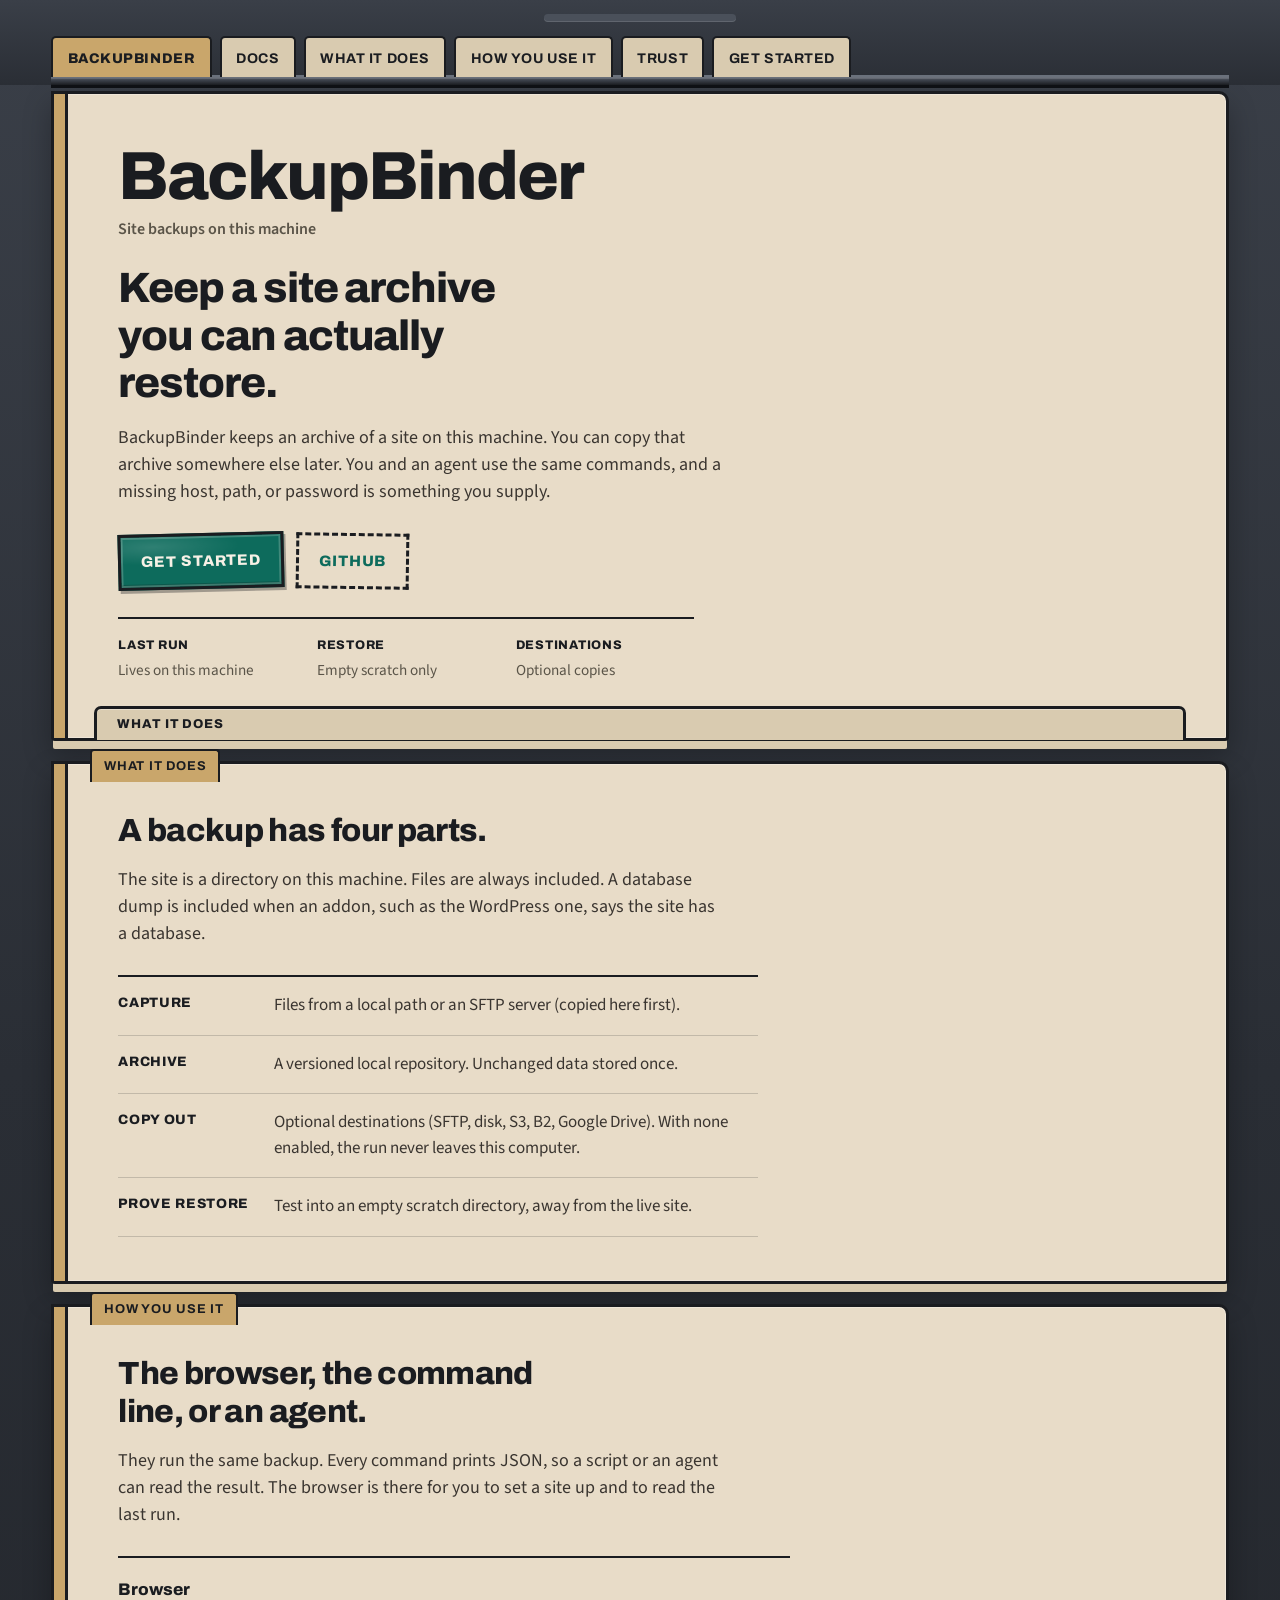
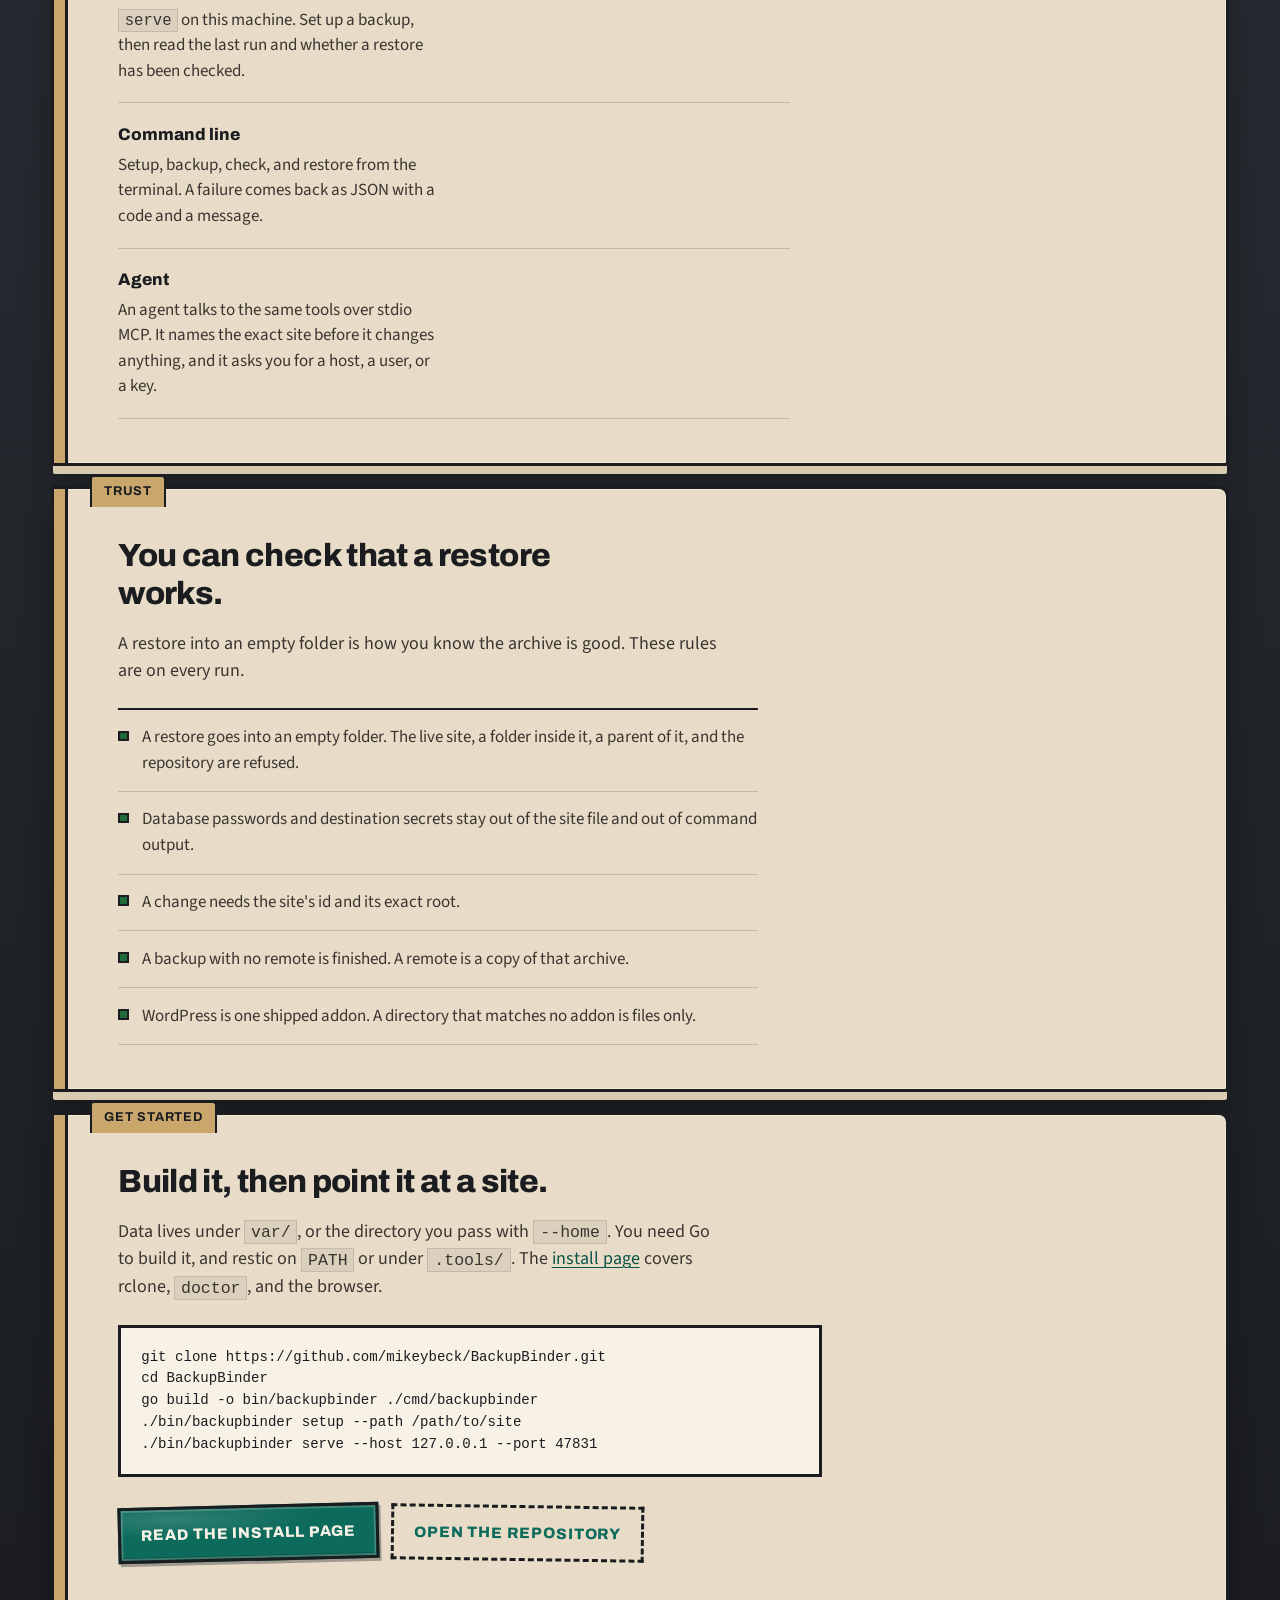
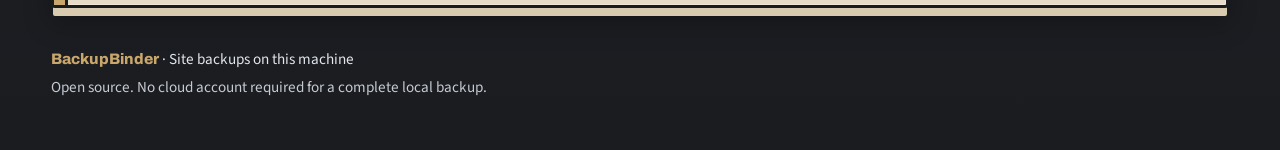
<file: site/index.html>
<!DOCTYPE html>
<html lang="en">
<head>
  <meta charset="utf-8"/>
  <meta name="viewport" content="width=device-width, initial-scale=1"/>
  <title>BackupBinder - Site backups on this machine</title>
  <meta name="description" content="BackupBinder keeps an archive of a site on this machine. Copy it elsewhere if you want. Restore into an empty folder. The handbook covers install, backup, restore, schedules, and agents."/>
  <link rel="preconnect" href="https://fonts.googleapis.com"/>
  <link rel="preconnect" href="https://fonts.gstatic.com" crossorigin/>
  <link href="https://fonts.googleapis.com/css2?family=Archivo:wght@500;650;700;800&family=Source+Sans+3:ital,wght@0,400;0,600;0,700;1,400&display=swap" rel="stylesheet"/>
  <link rel="stylesheet" href="styles.css"/>
</head>
<body>
  <a class="skip" href="#main">Skip to content</a>

  <div class="cabinet" data-cabinet>
    <header class="drawer-chrome">
      <div class="handle" aria-hidden="true"></div>
      <nav class="hanging-tabs" aria-label="Primary">
        <a class="tab tab--brand" href="#top" aria-current="page">BackupBinder</a>
        <a class="tab" href="docs/index.html">Docs</a>
        <a class="tab" href="#what">What it does</a>
        <a class="tab" href="#how">How you use it</a>
        <a class="tab" href="#trust">Trust</a>
        <a class="tab" href="#start">Get started</a>
      </nav>
    </header>

    <main id="main">
      <section class="folder folder--hero" id="top" aria-labelledby="hero-brand">
        <div class="folder__spine" aria-hidden="true"></div>
        <div class="folder__face">
          <p class="brand" id="hero-brand">BackupBinder</p>
          <p class="subtitle">Site backups on this machine</p>
          <h1 class="headline">Keep a site archive you can actually restore.</h1>
          <p class="lede">BackupBinder keeps an archive of a site on this machine. You can copy that archive somewhere else later. You and an agent use the same commands, and a missing host, path, or password is something you supply.</p>
          <div class="cta-row">
            <a class="stamp" href="docs/install.html">Get started</a>
            <a class="stamp stamp--ghost" href="https://github.com/mikeybeck/BackupBinder">GitHub</a>
          </div>
          <dl class="cross-check" aria-label="Trust cross-check">
            <div>
              <dt>Last run</dt>
              <dd>Lives on this machine</dd>
            </div>
            <div>
              <dt>Restore</dt>
              <dd>Empty scratch only</dd>
            </div>
            <div>
              <dt>Destinations</dt>
              <dd>Optional copies</dd>
            </div>
          </dl>
        </div>
        <a class="folder-peek" href="#what">What it does</a>
      </section>

      <section class="folder folder--section" id="what" aria-labelledby="what-title">
        <div class="folder__spine" aria-hidden="true"></div>
        <div class="folder__tab-label" aria-hidden="true">What it does</div>
        <div class="folder__face">
          <h2 id="what-title">A backup has four parts.</h2>
          <p class="section-lede">The site is a directory on this machine. Files are always included. A database dump is included when an addon, such as the WordPress one, says the site has a database.</p>
          <ol class="flow">
            <li>
              <strong>Capture</strong>
              <span>Files from a local path or an SFTP server (copied here first).</span>
            </li>
            <li>
              <strong>Archive</strong>
              <span>A versioned local repository. Unchanged data stored once.</span>
            </li>
            <li>
              <strong>Copy out</strong>
              <span>Optional destinations (SFTP, disk, S3, B2, Google Drive). With none enabled, the run never leaves this computer.</span>
            </li>
            <li>
              <strong>Prove restore</strong>
              <span>Test into an empty scratch directory, away from the live site.</span>
            </li>
          </ol>
        </div>
      </section>

      <section class="folder folder--section" id="how" aria-labelledby="how-title">
        <div class="folder__spine" aria-hidden="true"></div>
        <div class="folder__tab-label" aria-hidden="true">How you use it</div>
        <div class="folder__face">
          <h2 id="how-title">The browser, the command line, or an agent.</h2>
          <p class="section-lede">They run the same backup. Every command prints JSON, so a script or an agent can read the result. The browser is there for you to set a site up and to read the last run.</p>
          <ul class="doors">
            <li>
              <h3>Browser</h3>
              <p><code>serve</code> on this machine. Set up a backup, then read the last run and whether a restore has been checked.</p>
            </li>
            <li>
              <h3>Command line</h3>
              <p>Setup, backup, check, and restore from the terminal. A failure comes back as JSON with a code and a message.</p>
            </li>
            <li>
              <h3>Agent</h3>
              <p>An agent talks to the same tools over stdio MCP. It names the exact site before it changes anything, and it asks you for a host, a user, or a key.</p>
            </li>
          </ul>
        </div>
      </section>

      <section class="folder folder--section" id="trust" aria-labelledby="trust-title">
        <div class="folder__spine" aria-hidden="true"></div>
        <div class="folder__tab-label" aria-hidden="true">Trust</div>
        <div class="folder__face">
          <h2 id="trust-title">You can check that a restore works.</h2>
          <p class="section-lede">A restore into an empty folder is how you know the archive is good. These rules are on every run.</p>
          <ul class="trust-list">
            <li>A restore goes into an empty folder. The live site, a folder inside it, a parent of it, and the repository are refused.</li>
            <li>Database passwords and destination secrets stay out of the site file and out of command output.</li>
            <li>A change needs the site's id and its exact root.</li>
            <li>A backup with no remote is finished. A remote is a copy of that archive.</li>
            <li>WordPress is one shipped addon. A directory that matches no addon is files only.</li>
          </ul>
        </div>
      </section>

      <section class="folder folder--section folder--last" id="start" aria-labelledby="start-title">
        <div class="folder__spine" aria-hidden="true"></div>
        <div class="folder__tab-label" aria-hidden="true">Get started</div>
        <div class="folder__face">
          <h2 id="start-title">Build it, then point it at a site.</h2>
          <p class="section-lede">Data lives under <code>var/</code>, or the directory you pass with <code>--home</code>. You need Go to build it, and restic on <code>PATH</code> or under <code>.tools/</code>. The <a href="docs/install.html">install page</a> covers rclone, <code>doctor</code>, and the browser.</p>
          <pre class="sheet" tabindex="0"><code>git clone https://github.com/mikeybeck/BackupBinder.git
cd BackupBinder
go build -o bin/backupbinder ./cmd/backupbinder
./bin/backupbinder setup --path /path/to/site
./bin/backupbinder serve --host 127.0.0.1 --port 47831</code></pre>
          <div class="cta-row">
            <a class="stamp" href="docs/install.html">Read the install page</a>
            <a class="stamp stamp--ghost" href="https://github.com/mikeybeck/BackupBinder">Open the repository</a>
          </div>
        </div>
      </section>
    </main>

    <footer class="drawer-foot">
      <p><strong>BackupBinder</strong> · Site backups on this machine</p>
      <p class="muted">Open source. No cloud account required for a complete local backup.</p>
    </footer>
  </div>

  <script src="main.js" defer></script>
</body>
</html>
</file>
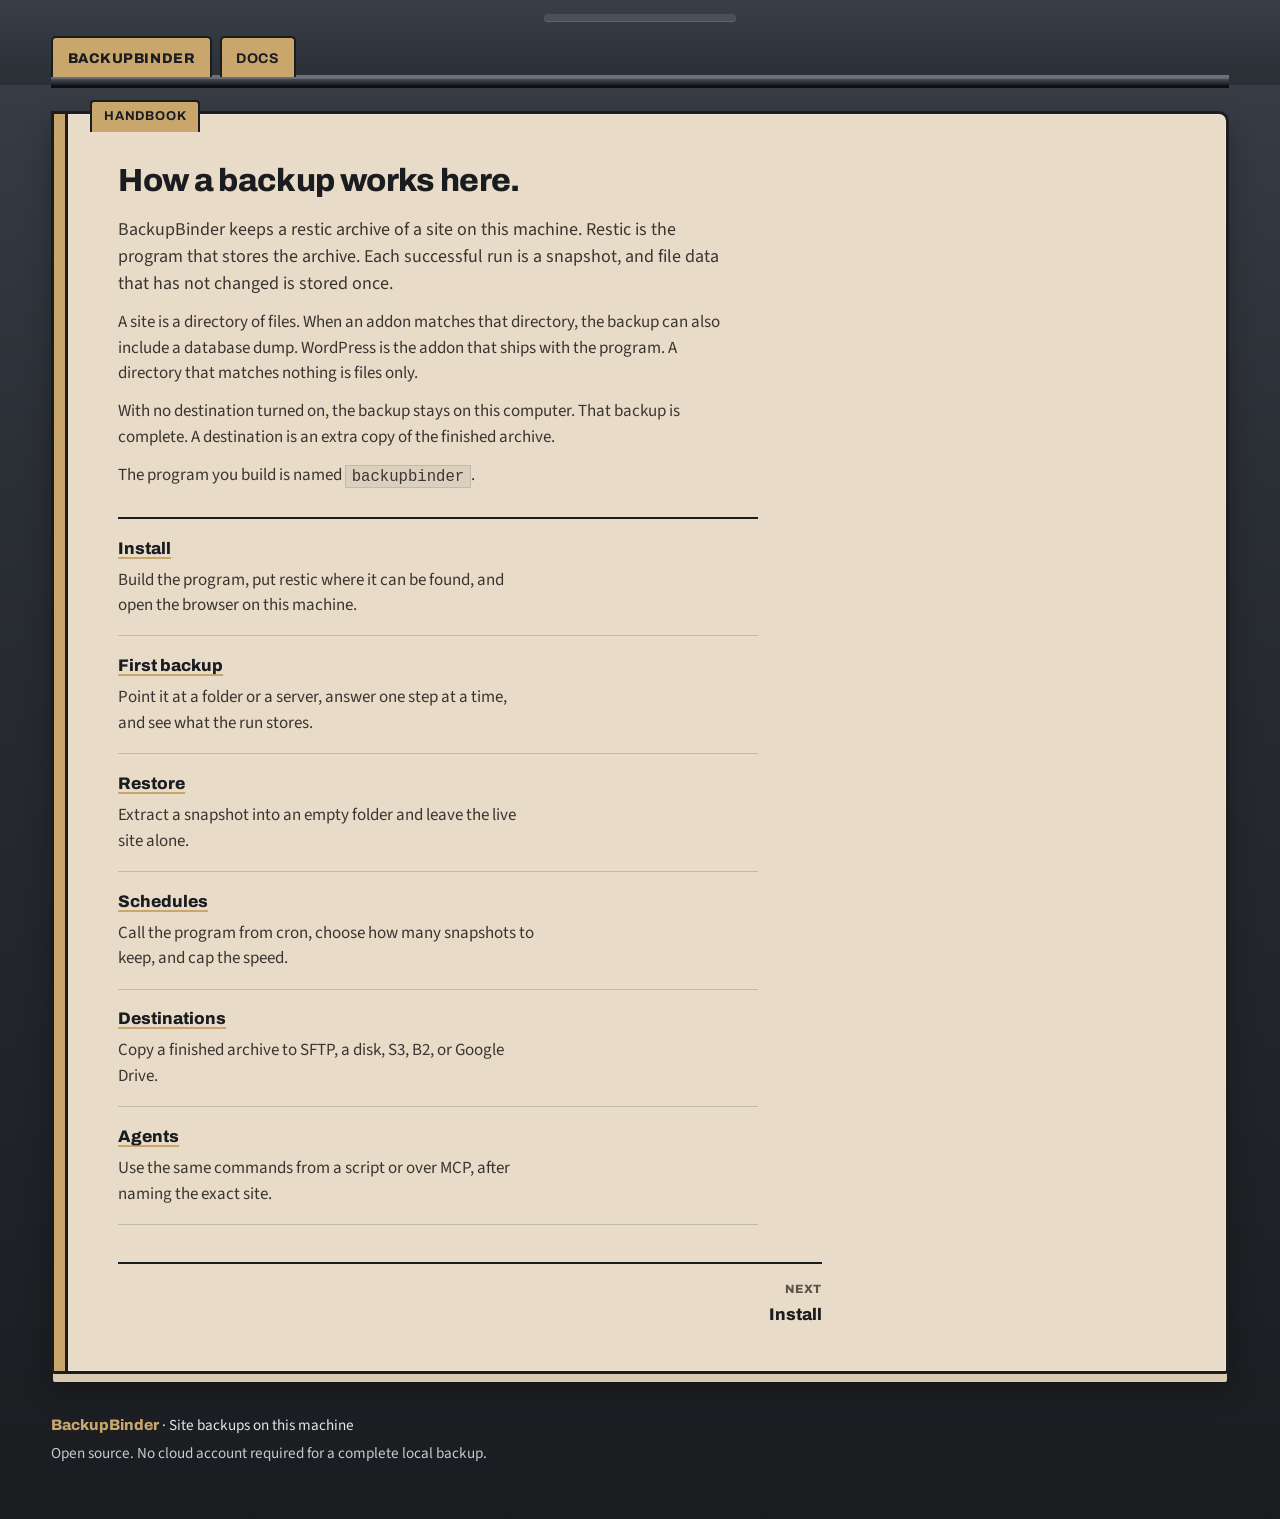
<file: site/docs/index.html>
<!DOCTYPE html>
<html lang="en">
<head>
  <meta charset="utf-8"/>
  <meta name="viewport" content="width=device-width, initial-scale=1"/>
  <title>Handbook — BackupBinder</title>
  <meta name="description" content="How BackupBinder backs up a site on this machine: install, the first backup, restore, schedules, destinations, and agents."/>
  <link rel="preconnect" href="https://fonts.googleapis.com"/>
  <link rel="preconnect" href="https://fonts.gstatic.com" crossorigin/>
  <link href="https://fonts.googleapis.com/css2?family=Archivo:wght@500;650;700;800&family=Source+Sans+3:ital,wght@0,400;0,600;0,700;1,400&display=swap" rel="stylesheet"/>
  <link rel="stylesheet" href="../styles.css"/>
</head>
<body>
  <a class="skip" href="#main">Skip to content</a>

  <div class="cabinet">
    <header class="drawer-chrome">
      <div class="handle" aria-hidden="true"></div>
      <nav class="hanging-tabs" aria-label="Primary">
        <a class="tab tab--brand" href="../index.html">BackupBinder</a>
        <a class="tab" href="index.html" aria-current="page">Docs</a>
      </nav>
    </header>

    <main id="main">
      <section class="folder folder--doc" aria-labelledby="doc-title">
        <div class="folder__spine" aria-hidden="true"></div>
        <div class="folder__tab-label" aria-hidden="true">Handbook</div>
        <div class="folder__face">
          <h1 id="doc-title">How a backup works here.</h1>
          <p class="lede">BackupBinder keeps a restic archive of a site on this machine. Restic is the program that stores the archive. Each successful run is a snapshot, and file data that has not changed is stored once.</p>
          <div class="doc-prose">
            <p>A site is a directory of files. When an addon matches that directory, the backup can also include a database dump. WordPress is the addon that ships with the program. A directory that matches nothing is files only.</p>
            <p>With no destination turned on, the backup stays on this computer. That backup is complete. A destination is an extra copy of the finished archive.</p>
            <p>The program you build is named <code>backupbinder</code>.</p>
          </div>
          <ol class="chapters">
            <li>
              <a href="install.html">Install</a>
              <p>Build the program, put restic where it can be found, and open the browser on this machine.</p>
            </li>
            <li>
              <a href="first-backup.html">First backup</a>
              <p>Point it at a folder or a server, answer one step at a time, and see what the run stores.</p>
            </li>
            <li>
              <a href="restore.html">Restore</a>
              <p>Extract a snapshot into an empty folder and leave the live site alone.</p>
            </li>
            <li>
              <a href="schedules.html">Schedules</a>
              <p>Call the program from cron, choose how many snapshots to keep, and cap the speed.</p>
            </li>
            <li>
              <a href="destinations.html">Destinations</a>
              <p>Copy a finished archive to SFTP, a disk, S3, B2, or Google Drive.</p>
            </li>
            <li>
              <a href="agents.html">Agents</a>
              <p>Use the same commands from a script or over MCP, after naming the exact site.</p>
            </li>
          </ol>
          <nav class="doc-pager" aria-label="Adjacent pages">
            <a class="next" href="install.html"><span>Next</span> Install</a>
          </nav>
        </div>
      </section>
    </main>

    <footer class="drawer-foot">
      <p><strong>BackupBinder</strong> · Site backups on this machine</p>
      <p class="muted">Open source. No cloud account required for a complete local backup.</p>
    </footer>
  </div>
</body>
</html>
</file>
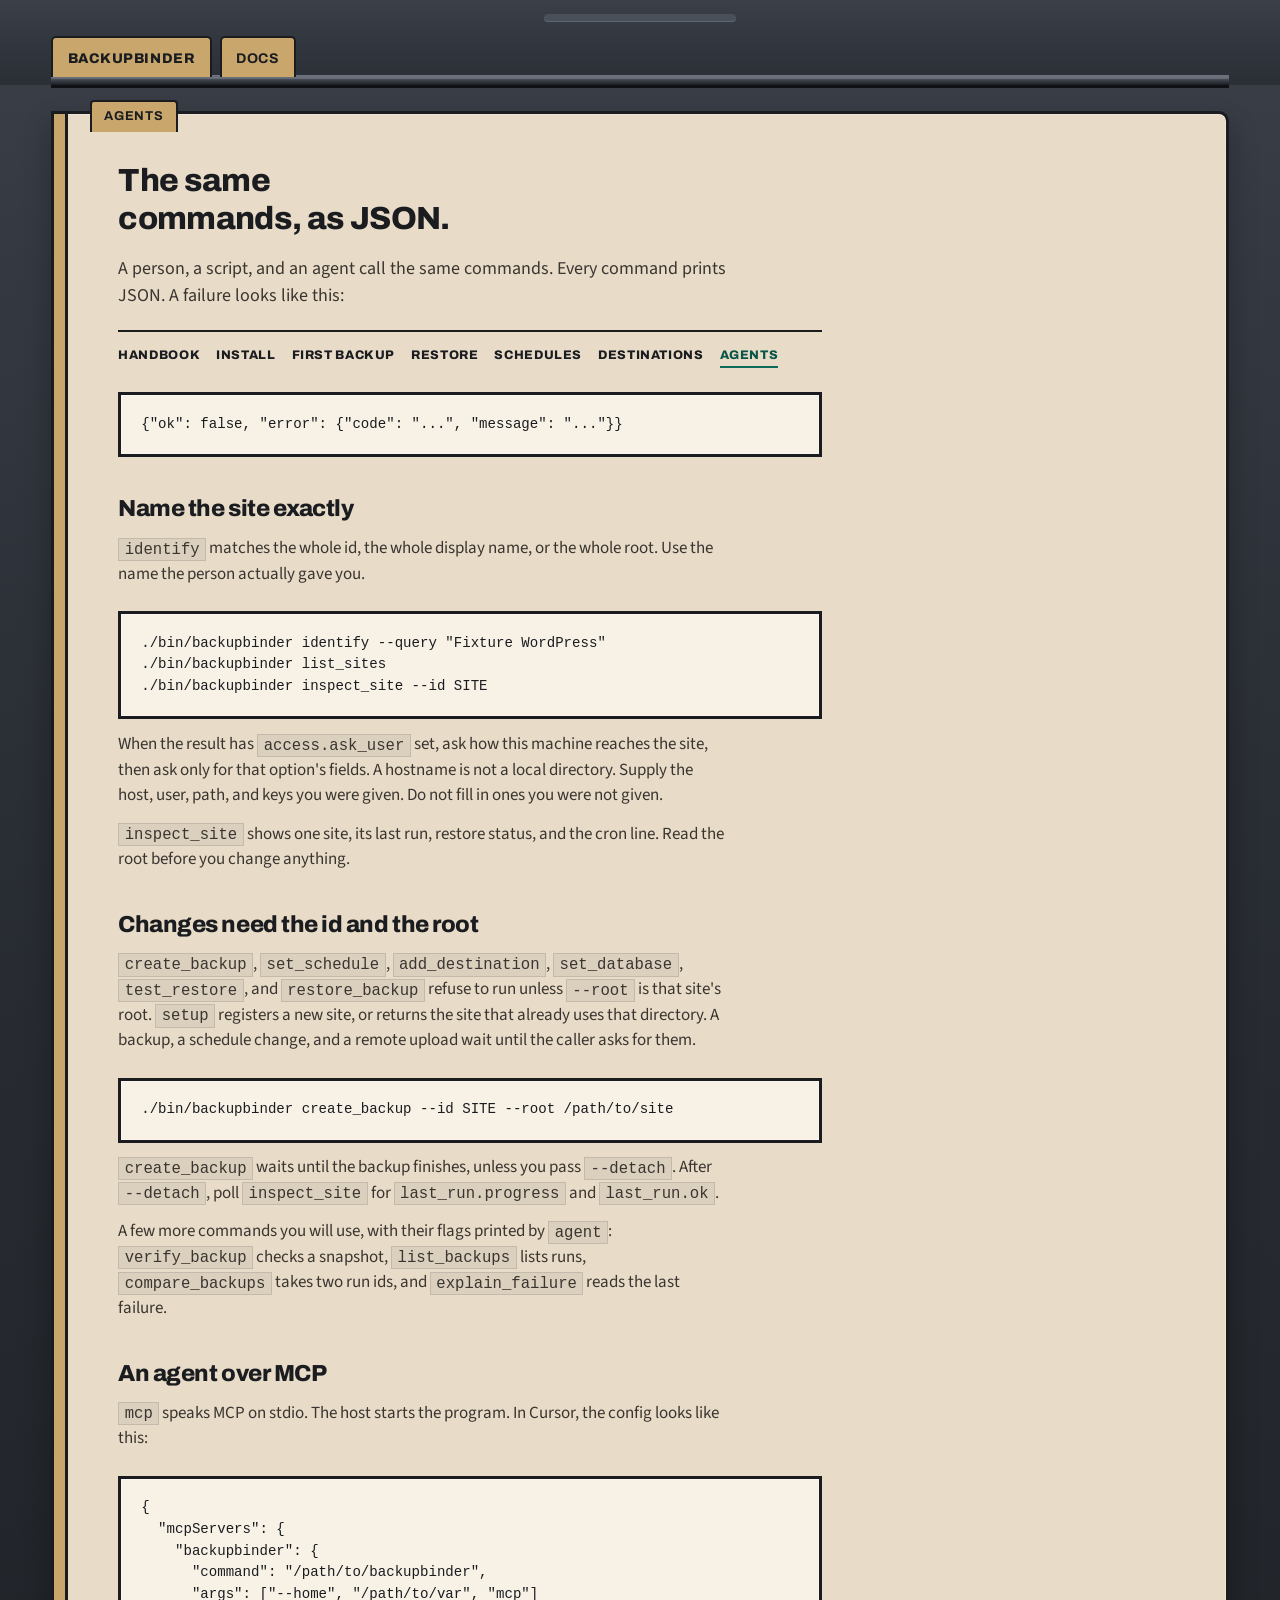
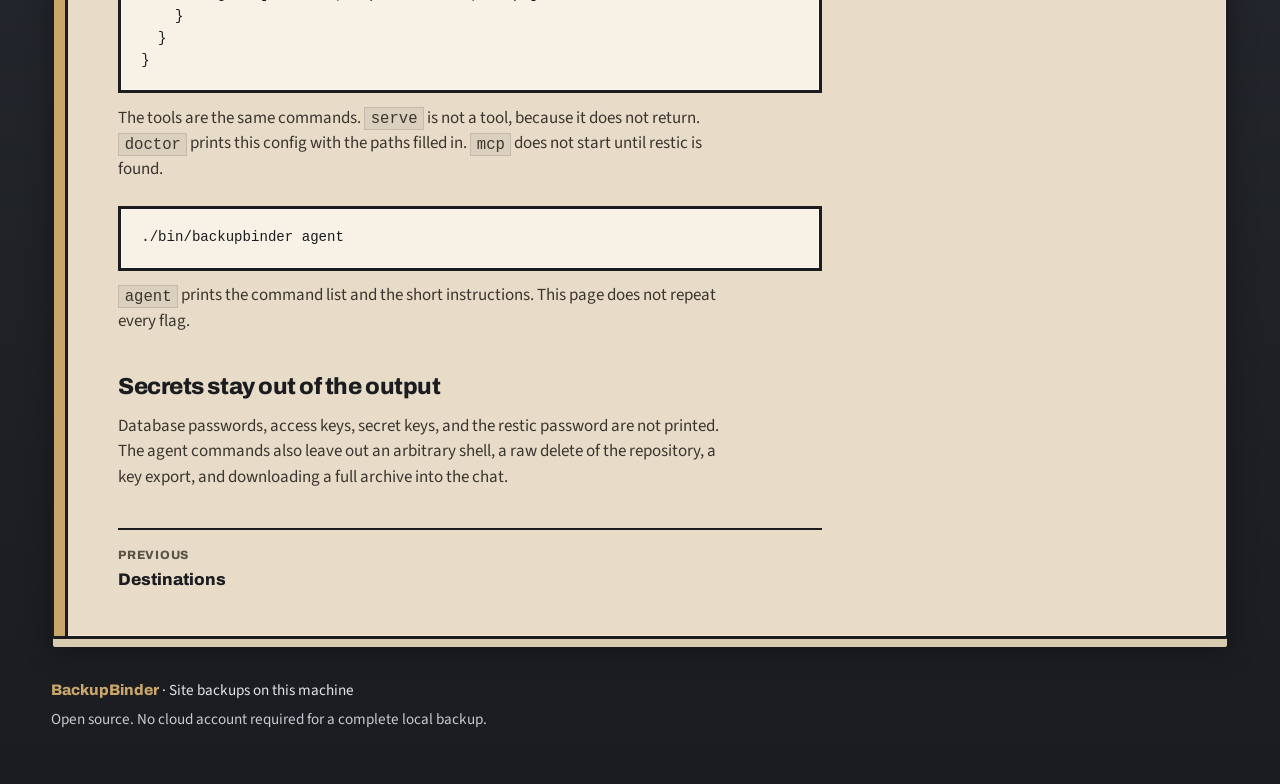
<file: site/docs/agents.html>
<!DOCTYPE html>
<html lang="en">
<head>
  <meta charset="utf-8"/>
  <meta name="viewport" content="width=device-width, initial-scale=1"/>
  <title>Agents — BackupBinder</title>
  <meta name="description" content="BackupBinder commands print JSON. Agents use the same commands over stdio MCP, after an exact site match."/>
  <link rel="preconnect" href="https://fonts.googleapis.com"/>
  <link rel="preconnect" href="https://fonts.gstatic.com" crossorigin/>
  <link href="https://fonts.googleapis.com/css2?family=Archivo:wght@500;650;700;800&family=Source+Sans+3:ital,wght@0,400;0,600;0,700;1,400&display=swap" rel="stylesheet"/>
  <link rel="stylesheet" href="../styles.css"/>
</head>
<body>
  <a class="skip" href="#main">Skip to content</a>

  <div class="cabinet">
    <header class="drawer-chrome">
      <div class="handle" aria-hidden="true"></div>
      <nav class="hanging-tabs" aria-label="Primary">
        <a class="tab tab--brand" href="../index.html">BackupBinder</a>
        <a class="tab" href="index.html" aria-current="page">Docs</a>
      </nav>
    </header>

    <main id="main">
      <section class="folder folder--doc" aria-labelledby="doc-title">
        <div class="folder__spine" aria-hidden="true"></div>
        <div class="folder__tab-label" aria-hidden="true">Agents</div>
        <div class="folder__face">
          <h1 id="doc-title">The same commands, as JSON.</h1>
          <p class="lede">A person, a script, and an agent call the same commands. Every command prints JSON. A failure looks like this:</p>
          <nav class="doc-index" aria-label="Handbook">
            <a href="index.html">Handbook</a>
            <a href="install.html">Install</a>
            <a href="first-backup.html">First backup</a>
            <a href="restore.html">Restore</a>
            <a href="schedules.html">Schedules</a>
            <a href="destinations.html">Destinations</a>
            <a href="agents.html" aria-current="page">Agents</a>
          </nav>
          <div class="doc-prose">
            <pre class="sheet" tabindex="0"><code>{"ok": false, "error": {"code": "...", "message": "..."}}</code></pre>

            <h2>Name the site exactly</h2>
            <p><code>identify</code> matches the whole id, the whole display name, or the whole root. Use the name the person actually gave you.</p>
            <pre class="sheet" tabindex="0"><code>./bin/backupbinder identify --query "Fixture WordPress"
./bin/backupbinder list_sites
./bin/backupbinder inspect_site --id SITE</code></pre>
            <p>When the result has <code>access.ask_user</code> set, ask how this machine reaches the site, then ask only for that option's fields. A hostname is not a local directory. Supply the host, user, path, and keys you were given. Do not fill in ones you were not given.</p>
            <p><code>inspect_site</code> shows one site, its last run, restore status, and the cron line. Read the root before you change anything.</p>

            <h2>Changes need the id and the root</h2>
            <p><code>create_backup</code>, <code>set_schedule</code>, <code>add_destination</code>, <code>set_database</code>, <code>test_restore</code>, and <code>restore_backup</code> refuse to run unless <code>--root</code> is that site's root. <code>setup</code> registers a new site, or returns the site that already uses that directory. A backup, a schedule change, and a remote upload wait until the caller asks for them.</p>
            <pre class="sheet" tabindex="0"><code>./bin/backupbinder create_backup --id SITE --root /path/to/site</code></pre>
            <p><code>create_backup</code> waits until the backup finishes, unless you pass <code>--detach</code>. After <code>--detach</code>, poll <code>inspect_site</code> for <code>last_run.progress</code> and <code>last_run.ok</code>.</p>
            <p>A few more commands you will use, with their flags printed by <code>agent</code>: <code>verify_backup</code> checks a snapshot, <code>list_backups</code> lists runs, <code>compare_backups</code> takes two run ids, and <code>explain_failure</code> reads the last failure.</p>

            <h2>An agent over MCP</h2>
            <p><code>mcp</code> speaks MCP on stdio. The host starts the program. In Cursor, the config looks like this:</p>
            <pre class="sheet" tabindex="0"><code>{
  "mcpServers": {
    "backupbinder": {
      "command": "/path/to/backupbinder",
      "args": ["--home", "/path/to/var", "mcp"]
    }
  }
}</code></pre>
            <p>The tools are the same commands. <code>serve</code> is not a tool, because it does not return. <code>doctor</code> prints this config with the paths filled in. <code>mcp</code> does not start until restic is found.</p>
            <pre class="sheet" tabindex="0"><code>./bin/backupbinder agent</code></pre>
            <p><code>agent</code> prints the command list and the short instructions. This page does not repeat every flag.</p>

            <h2>Secrets stay out of the output</h2>
            <p>Database passwords, access keys, secret keys, and the restic password are not printed. The agent commands also leave out an arbitrary shell, a raw delete of the repository, a key export, and downloading a full archive into the chat.</p>
          </div>
          <nav class="doc-pager" aria-label="Adjacent pages">
            <a href="destinations.html"><span>Previous</span> Destinations</a>
          </nav>
        </div>
      </section>
    </main>

    <footer class="drawer-foot">
      <p><strong>BackupBinder</strong> · Site backups on this machine</p>
      <p class="muted">Open source. No cloud account required for a complete local backup.</p>
    </footer>
  </div>
</body>
</html>
</file>
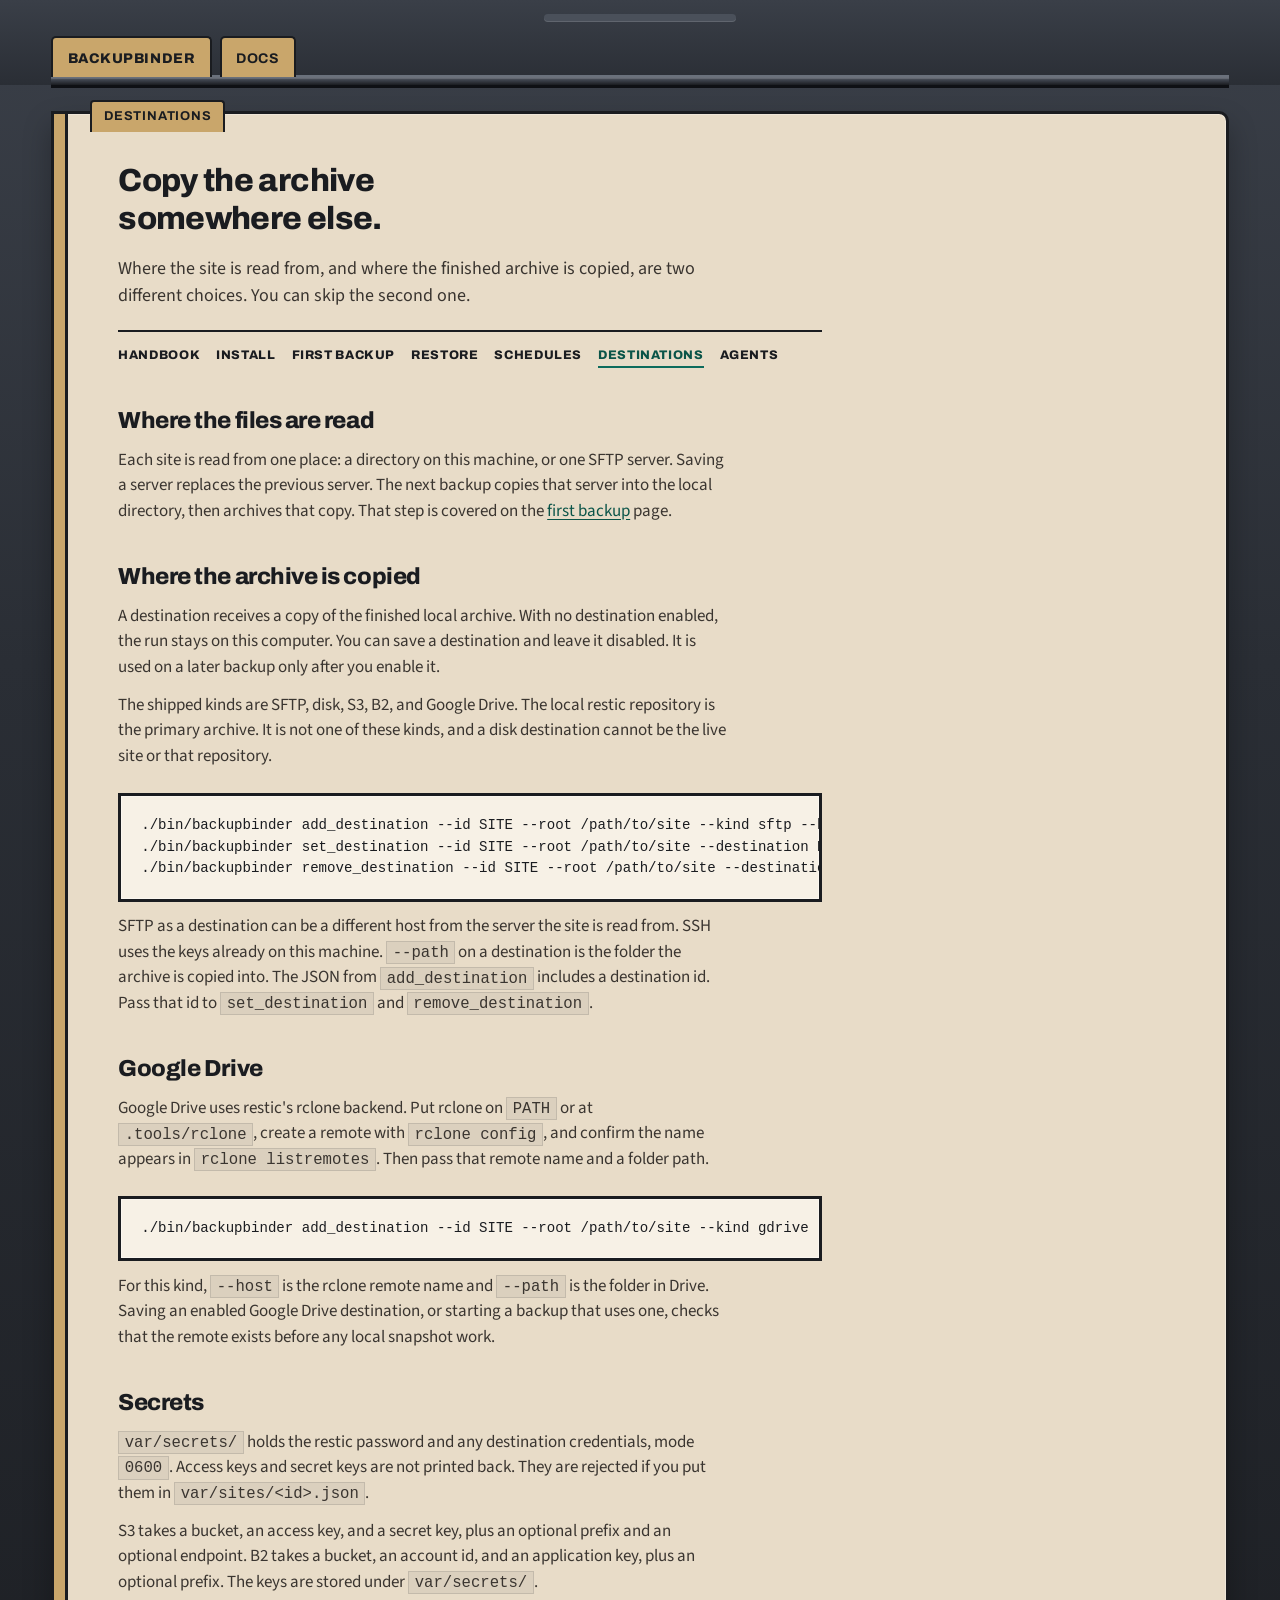
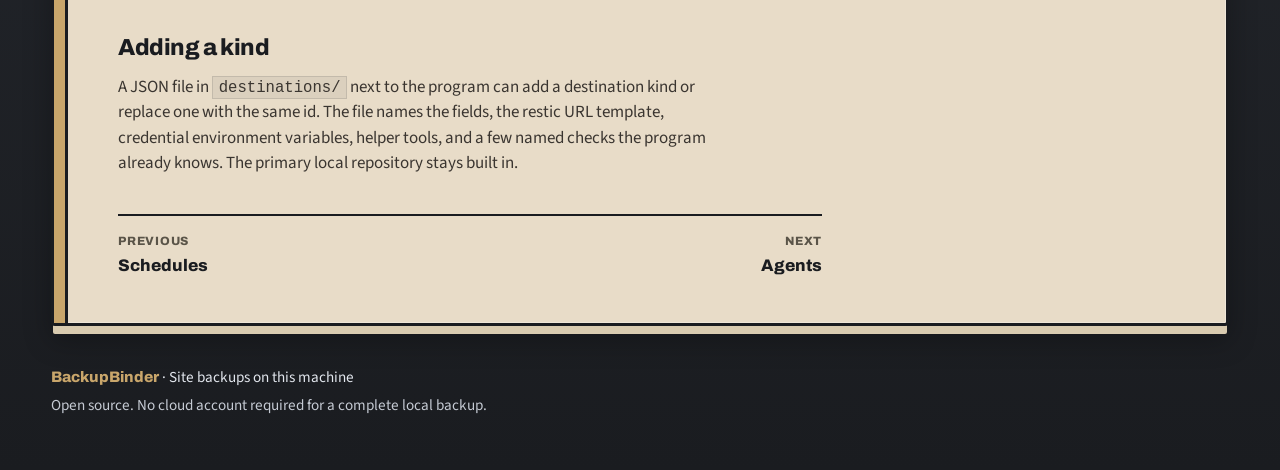
<file: site/docs/destinations.html>
<!DOCTYPE html>
<html lang="en">
<head>
  <meta charset="utf-8"/>
  <meta name="viewport" content="width=device-width, initial-scale=1"/>
  <title>Destinations — BackupBinder</title>
  <meta name="description" content="Copy a finished BackupBinder archive to SFTP, disk, S3, B2, or Google Drive. A local archive is already a complete backup."/>
  <link rel="preconnect" href="https://fonts.googleapis.com"/>
  <link rel="preconnect" href="https://fonts.gstatic.com" crossorigin/>
  <link href="https://fonts.googleapis.com/css2?family=Archivo:wght@500;650;700;800&family=Source+Sans+3:ital,wght@0,400;0,600;0,700;1,400&display=swap" rel="stylesheet"/>
  <link rel="stylesheet" href="../styles.css"/>
</head>
<body>
  <a class="skip" href="#main">Skip to content</a>

  <div class="cabinet">
    <header class="drawer-chrome">
      <div class="handle" aria-hidden="true"></div>
      <nav class="hanging-tabs" aria-label="Primary">
        <a class="tab tab--brand" href="../index.html">BackupBinder</a>
        <a class="tab" href="index.html" aria-current="page">Docs</a>
      </nav>
    </header>

    <main id="main">
      <section class="folder folder--doc" aria-labelledby="doc-title">
        <div class="folder__spine" aria-hidden="true"></div>
        <div class="folder__tab-label" aria-hidden="true">Destinations</div>
        <div class="folder__face">
          <h1 id="doc-title">Copy the archive somewhere else.</h1>
          <p class="lede">Where the site is read from, and where the finished archive is copied, are two different choices. You can skip the second one.</p>
          <nav class="doc-index" aria-label="Handbook">
            <a href="index.html">Handbook</a>
            <a href="install.html">Install</a>
            <a href="first-backup.html">First backup</a>
            <a href="restore.html">Restore</a>
            <a href="schedules.html">Schedules</a>
            <a href="destinations.html" aria-current="page">Destinations</a>
            <a href="agents.html">Agents</a>
          </nav>
          <div class="doc-prose">
            <h2>Where the files are read</h2>
            <p>Each site is read from one place: a directory on this machine, or one SFTP server. Saving a server replaces the previous server. The next backup copies that server into the local directory, then archives that copy. That step is covered on the <a href="first-backup.html">first backup</a> page.</p>

            <h2>Where the archive is copied</h2>
            <p>A destination receives a copy of the finished local archive. With no destination enabled, the run stays on this computer. You can save a destination and leave it disabled. It is used on a later backup only after you enable it.</p>
            <p>The shipped kinds are SFTP, disk, S3, B2, and Google Drive. The local restic repository is the primary archive. It is not one of these kinds, and a disk destination cannot be the live site or that repository.</p>
            <pre class="sheet" tabindex="0"><code>./bin/backupbinder add_destination --id SITE --root /path/to/site --kind sftp --host files.example --user backup --path /repos/site
./bin/backupbinder set_destination --id SITE --root /path/to/site --destination DESTINATION --enabled
./bin/backupbinder remove_destination --id SITE --root /path/to/site --destination DESTINATION</code></pre>
            <p>SFTP as a destination can be a different host from the server the site is read from. SSH uses the keys already on this machine. <code>--path</code> on a destination is the folder the archive is copied into. The JSON from <code>add_destination</code> includes a destination id. Pass that id to <code>set_destination</code> and <code>remove_destination</code>.</p>

            <h2>Google Drive</h2>
            <p>Google Drive uses restic's rclone backend. Put rclone on <code>PATH</code> or at <code>.tools/rclone</code>, create a remote with <code>rclone config</code>, and confirm the name appears in <code>rclone listremotes</code>. Then pass that remote name and a folder path.</p>
            <pre class="sheet" tabindex="0"><code>./bin/backupbinder add_destination --id SITE --root /path/to/site --kind gdrive --host REMOTE --path backupbinder/SITE</code></pre>
            <p>For this kind, <code>--host</code> is the rclone remote name and <code>--path</code> is the folder in Drive. Saving an enabled Google Drive destination, or starting a backup that uses one, checks that the remote exists before any local snapshot work.</p>

            <h2>Secrets</h2>
            <p><code>var/secrets/</code> holds the restic password and any destination credentials, mode <code>0600</code>. Access keys and secret keys are not printed back. They are rejected if you put them in <code>var/sites/&lt;id&gt;.json</code>.</p>
            <p>S3 takes a bucket, an access key, and a secret key, plus an optional prefix and an optional endpoint. B2 takes a bucket, an account id, and an application key, plus an optional prefix. The keys are stored under <code>var/secrets/</code>.</p>

            <h2>Adding a kind</h2>
            <p>A JSON file in <code>destinations/</code> next to the program can add a destination kind or replace one with the same id. The file names the fields, the restic URL template, credential environment variables, helper tools, and a few named checks the program already knows. The primary local repository stays built in.</p>
          </div>
          <nav class="doc-pager" aria-label="Adjacent pages">
            <a href="schedules.html"><span>Previous</span> Schedules</a>
            <a class="next" href="agents.html"><span>Next</span> Agents</a>
          </nav>
        </div>
      </section>
    </main>

    <footer class="drawer-foot">
      <p><strong>BackupBinder</strong> · Site backups on this machine</p>
      <p class="muted">Open source. No cloud account required for a complete local backup.</p>
    </footer>
  </div>
</body>
</html>
</file>
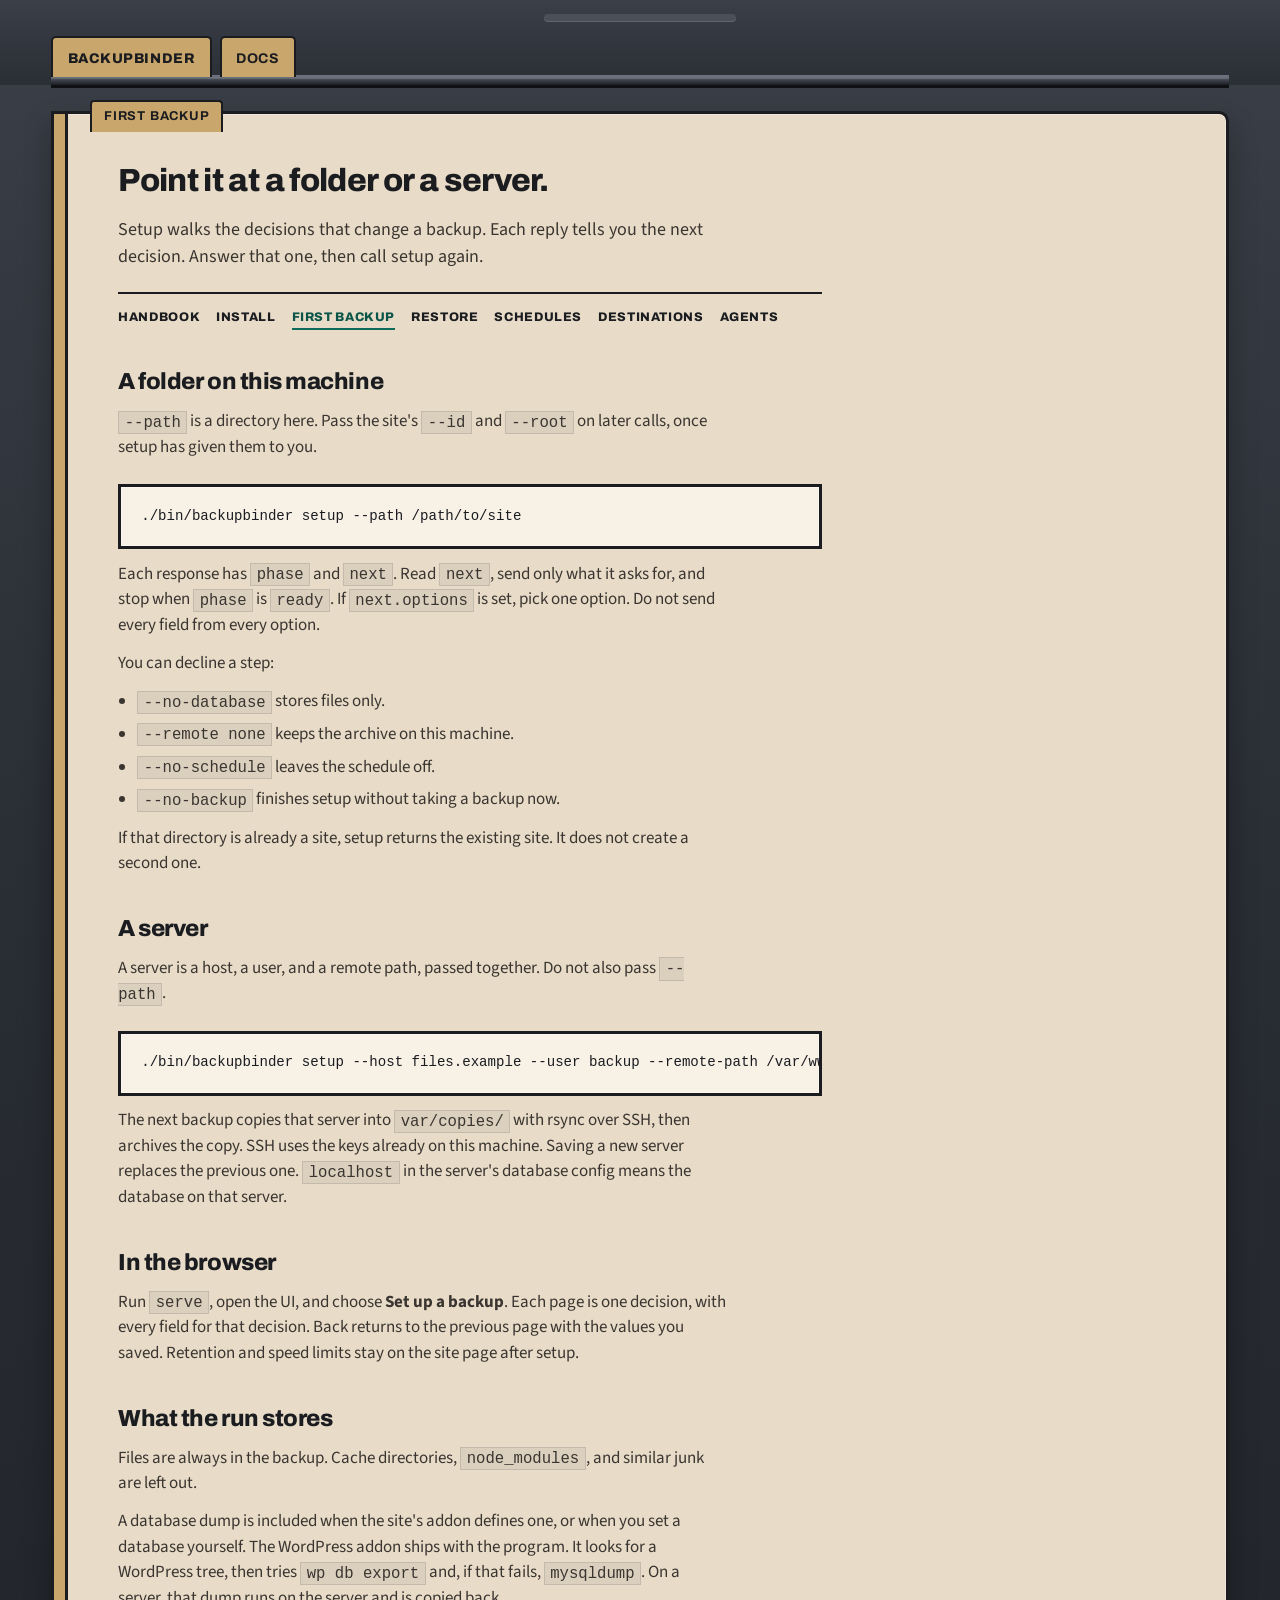
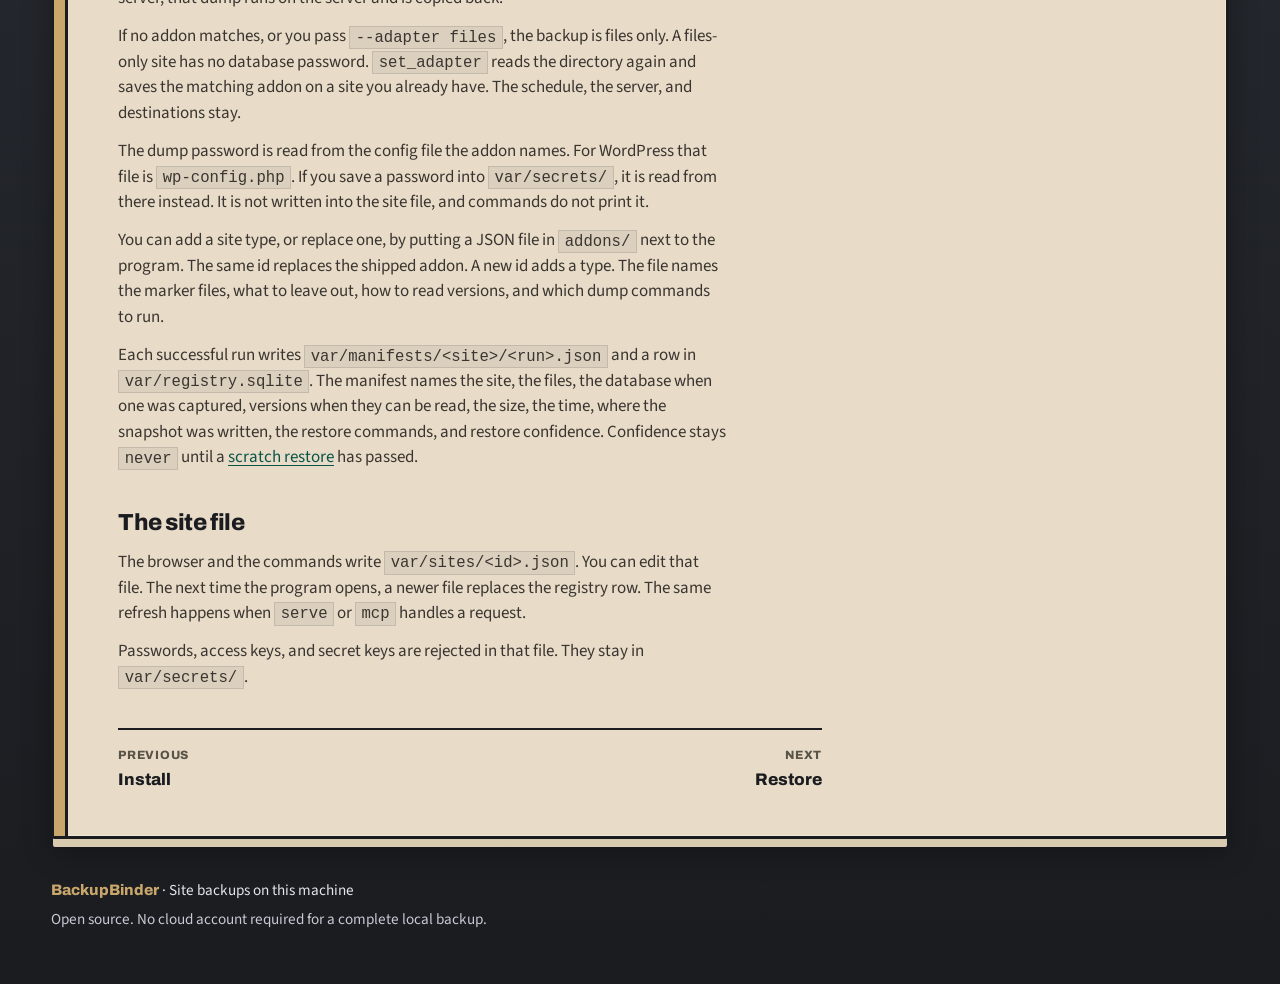
<file: site/docs/first-backup.html>
<!DOCTYPE html>
<html lang="en">
<head>
  <meta charset="utf-8"/>
  <meta name="viewport" content="width=device-width, initial-scale=1"/>
  <title>First backup — BackupBinder</title>
  <meta name="description" content="Set up a BackupBinder site from a directory or a server, then see what a run stores."/>
  <link rel="preconnect" href="https://fonts.googleapis.com"/>
  <link rel="preconnect" href="https://fonts.gstatic.com" crossorigin/>
  <link href="https://fonts.googleapis.com/css2?family=Archivo:wght@500;650;700;800&family=Source+Sans+3:ital,wght@0,400;0,600;0,700;1,400&display=swap" rel="stylesheet"/>
  <link rel="stylesheet" href="../styles.css"/>
</head>
<body>
  <a class="skip" href="#main">Skip to content</a>

  <div class="cabinet">
    <header class="drawer-chrome">
      <div class="handle" aria-hidden="true"></div>
      <nav class="hanging-tabs" aria-label="Primary">
        <a class="tab tab--brand" href="../index.html">BackupBinder</a>
        <a class="tab" href="index.html" aria-current="page">Docs</a>
      </nav>
    </header>

    <main id="main">
      <section class="folder folder--doc" aria-labelledby="doc-title">
        <div class="folder__spine" aria-hidden="true"></div>
        <div class="folder__tab-label" aria-hidden="true">First backup</div>
        <div class="folder__face">
          <h1 id="doc-title">Point it at a folder or a server.</h1>
          <p class="lede">Setup walks the decisions that change a backup. Each reply tells you the next decision. Answer that one, then call setup again.</p>
          <nav class="doc-index" aria-label="Handbook">
            <a href="index.html">Handbook</a>
            <a href="install.html">Install</a>
            <a href="first-backup.html" aria-current="page">First backup</a>
            <a href="restore.html">Restore</a>
            <a href="schedules.html">Schedules</a>
            <a href="destinations.html">Destinations</a>
            <a href="agents.html">Agents</a>
          </nav>
          <div class="doc-prose">
            <h2>A folder on this machine</h2>
            <p><code>--path</code> is a directory here. Pass the site's <code>--id</code> and <code>--root</code> on later calls, once setup has given them to you.</p>
            <pre class="sheet" tabindex="0"><code>./bin/backupbinder setup --path /path/to/site</code></pre>
            <p>Each response has <code>phase</code> and <code>next</code>. Read <code>next</code>, send only what it asks for, and stop when <code>phase</code> is <code>ready</code>. If <code>next.options</code> is set, pick one option. Do not send every field from every option.</p>
            <p>You can decline a step:</p>
            <ul>
              <li><code>--no-database</code> stores files only.</li>
              <li><code>--remote none</code> keeps the archive on this machine.</li>
              <li><code>--no-schedule</code> leaves the schedule off.</li>
              <li><code>--no-backup</code> finishes setup without taking a backup now.</li>
            </ul>
            <p>If that directory is already a site, setup returns the existing site. It does not create a second one.</p>

            <h2>A server</h2>
            <p>A server is a host, a user, and a remote path, passed together. Do not also pass <code>--path</code>.</p>
            <pre class="sheet" tabindex="0"><code>./bin/backupbinder setup --host files.example --user backup --remote-path /var/www/site --name Example</code></pre>
            <p>The next backup copies that server into <code>var/copies/</code> with rsync over SSH, then archives the copy. SSH uses the keys already on this machine. Saving a new server replaces the previous one. <code>localhost</code> in the server's database config means the database on that server.</p>

            <h2>In the browser</h2>
            <p>Run <code>serve</code>, open the UI, and choose <strong>Set up a backup</strong>. Each page is one decision, with every field for that decision. Back returns to the previous page with the values you saved. Retention and speed limits stay on the site page after setup.</p>

            <h2>What the run stores</h2>
            <p>Files are always in the backup. Cache directories, <code>node_modules</code>, and similar junk are left out.</p>
            <p>A database dump is included when the site's addon defines one, or when you set a database yourself. The WordPress addon ships with the program. It looks for a WordPress tree, then tries <code>wp db export</code> and, if that fails, <code>mysqldump</code>. On a server, that dump runs on the server and is copied back.</p>
            <p>If no addon matches, or you pass <code>--adapter files</code>, the backup is files only. A files-only site has no database password. <code>set_adapter</code> reads the directory again and saves the matching addon on a site you already have. The schedule, the server, and destinations stay.</p>
            <p>The dump password is read from the config file the addon names. For WordPress that file is <code>wp-config.php</code>. If you save a password into <code>var/secrets/</code>, it is read from there instead. It is not written into the site file, and commands do not print it.</p>
            <p>You can add a site type, or replace one, by putting a JSON file in <code>addons/</code> next to the program. The same id replaces the shipped addon. A new id adds a type. The file names the marker files, what to leave out, how to read versions, and which dump commands to run.</p>
            <p>Each successful run writes <code>var/manifests/&lt;site&gt;/&lt;run&gt;.json</code> and a row in <code>var/registry.sqlite</code>. The manifest names the site, the files, the database when one was captured, versions when they can be read, the size, the time, where the snapshot was written, the restore commands, and restore confidence. Confidence stays <code>never</code> until a <a href="restore.html">scratch restore</a> has passed.</p>

            <h2>The site file</h2>
            <p>The browser and the commands write <code>var/sites/&lt;id&gt;.json</code>. You can edit that file. The next time the program opens, a newer file replaces the registry row. The same refresh happens when <code>serve</code> or <code>mcp</code> handles a request.</p>
            <p>Passwords, access keys, and secret keys are rejected in that file. They stay in <code>var/secrets/</code>.</p>
          </div>
          <nav class="doc-pager" aria-label="Adjacent pages">
            <a href="install.html"><span>Previous</span> Install</a>
            <a class="next" href="restore.html"><span>Next</span> Restore</a>
          </nav>
        </div>
      </section>
    </main>

    <footer class="drawer-foot">
      <p><strong>BackupBinder</strong> · Site backups on this machine</p>
      <p class="muted">Open source. No cloud account required for a complete local backup.</p>
    </footer>
  </div>
</body>
</html>
</file>
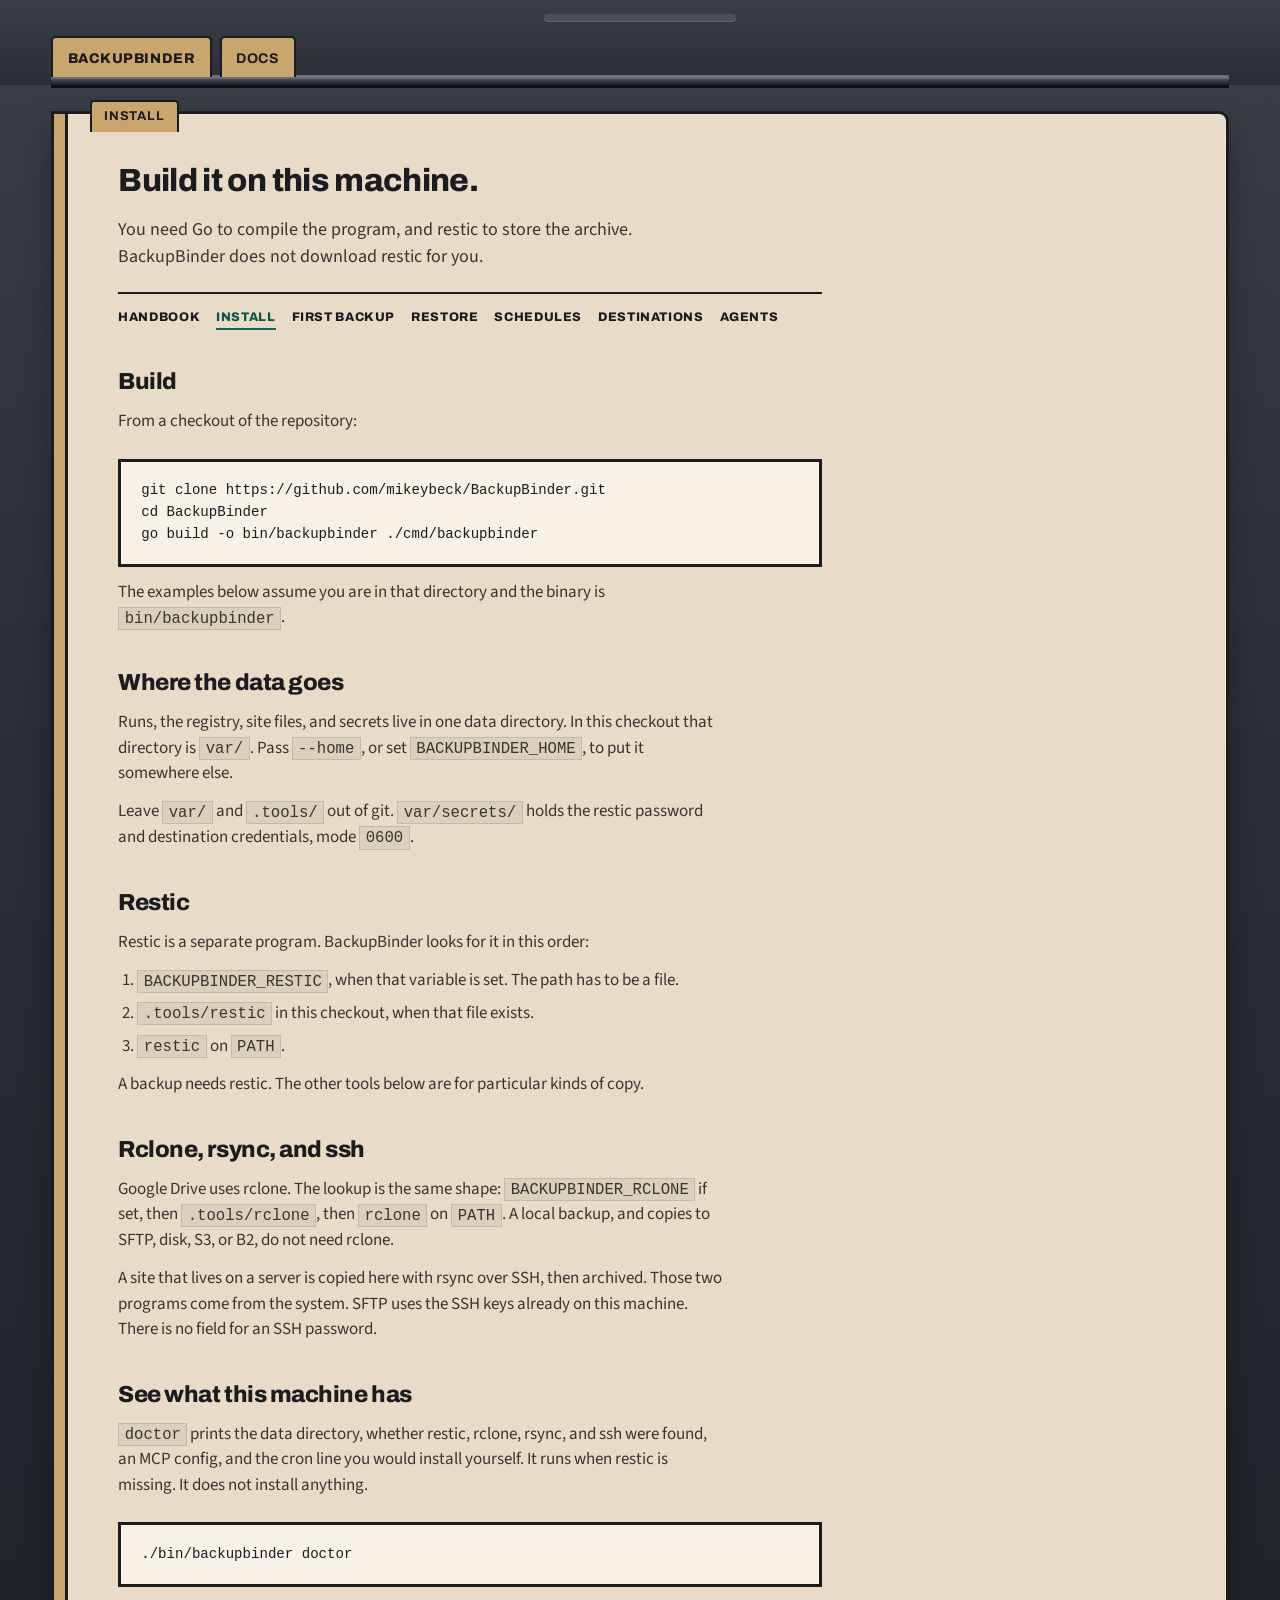
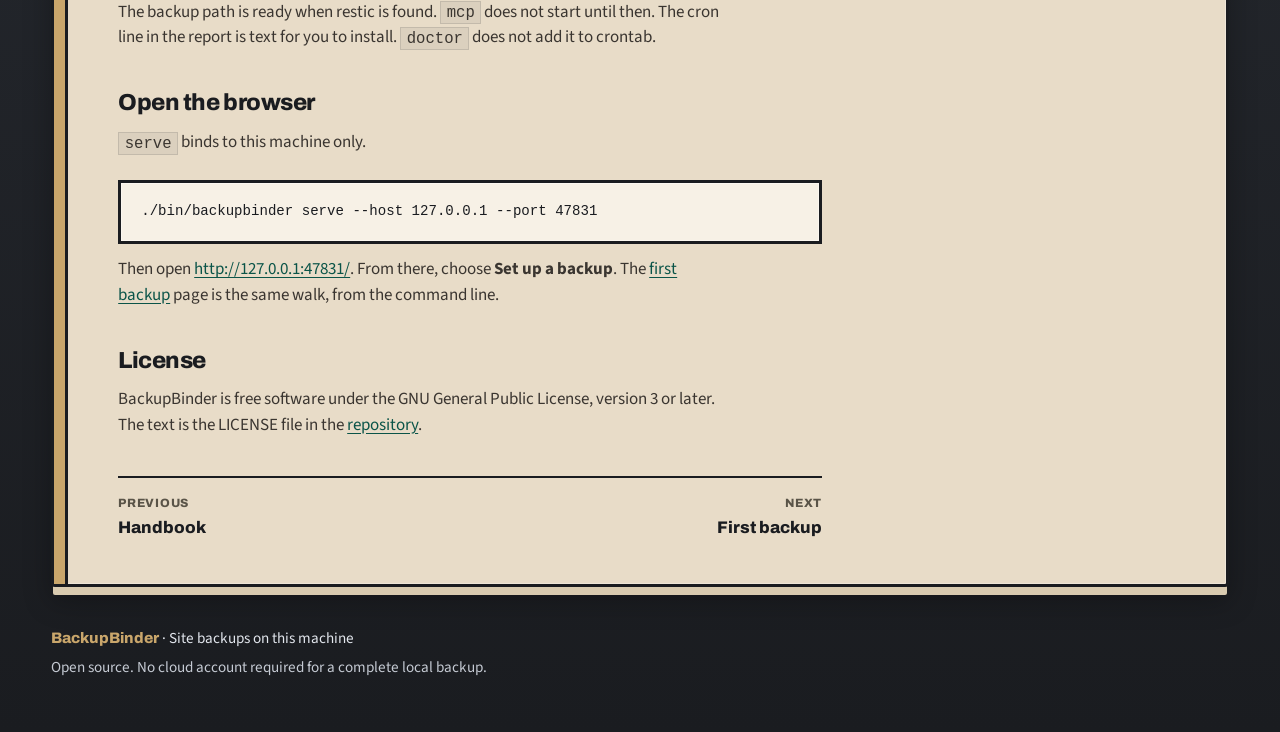
<file: site/docs/install.html>
<!DOCTYPE html>
<html lang="en">
<head>
  <meta charset="utf-8"/>
  <meta name="viewport" content="width=device-width, initial-scale=1"/>
  <title>Install — BackupBinder</title>
  <meta name="description" content="Build backupbinder, choose a data directory, and check that restic, rclone, rsync, and ssh are available."/>
  <link rel="preconnect" href="https://fonts.googleapis.com"/>
  <link rel="preconnect" href="https://fonts.gstatic.com" crossorigin/>
  <link href="https://fonts.googleapis.com/css2?family=Archivo:wght@500;650;700;800&family=Source+Sans+3:ital,wght@0,400;0,600;0,700;1,400&display=swap" rel="stylesheet"/>
  <link rel="stylesheet" href="../styles.css"/>
</head>
<body>
  <a class="skip" href="#main">Skip to content</a>

  <div class="cabinet">
    <header class="drawer-chrome">
      <div class="handle" aria-hidden="true"></div>
      <nav class="hanging-tabs" aria-label="Primary">
        <a class="tab tab--brand" href="../index.html">BackupBinder</a>
        <a class="tab" href="index.html" aria-current="page">Docs</a>
      </nav>
    </header>

    <main id="main">
      <section class="folder folder--doc" aria-labelledby="doc-title">
        <div class="folder__spine" aria-hidden="true"></div>
        <div class="folder__tab-label" aria-hidden="true">Install</div>
        <div class="folder__face">
          <h1 id="doc-title">Build it on this machine.</h1>
          <p class="lede">You need Go to compile the program, and restic to store the archive. BackupBinder does not download restic for you.</p>
          <nav class="doc-index" aria-label="Handbook">
            <a href="index.html">Handbook</a>
            <a href="install.html" aria-current="page">Install</a>
            <a href="first-backup.html">First backup</a>
            <a href="restore.html">Restore</a>
            <a href="schedules.html">Schedules</a>
            <a href="destinations.html">Destinations</a>
            <a href="agents.html">Agents</a>
          </nav>
          <div class="doc-prose">
            <h2>Build</h2>
            <p>From a checkout of the repository:</p>
            <pre class="sheet" tabindex="0"><code>git clone https://github.com/mikeybeck/BackupBinder.git
cd BackupBinder
go build -o bin/backupbinder ./cmd/backupbinder</code></pre>
            <p>The examples below assume you are in that directory and the binary is <code>bin/backupbinder</code>.</p>

            <h2>Where the data goes</h2>
            <p>Runs, the registry, site files, and secrets live in one data directory. In this checkout that directory is <code>var/</code>. Pass <code>--home</code>, or set <code>BACKUPBINDER_HOME</code>, to put it somewhere else.</p>
            <p>Leave <code>var/</code> and <code>.tools/</code> out of git. <code>var/secrets/</code> holds the restic password and destination credentials, mode <code>0600</code>.</p>

            <h2>Restic</h2>
            <p>Restic is a separate program. BackupBinder looks for it in this order:</p>
            <ol>
              <li><code>BACKUPBINDER_RESTIC</code>, when that variable is set. The path has to be a file.</li>
              <li><code>.tools/restic</code> in this checkout, when that file exists.</li>
              <li><code>restic</code> on <code>PATH</code>.</li>
            </ol>
            <p>A backup needs restic. The other tools below are for particular kinds of copy.</p>

            <h2>Rclone, rsync, and ssh</h2>
            <p>Google Drive uses rclone. The lookup is the same shape: <code>BACKUPBINDER_RCLONE</code> if set, then <code>.tools/rclone</code>, then <code>rclone</code> on <code>PATH</code>. A local backup, and copies to SFTP, disk, S3, or B2, do not need rclone.</p>
            <p>A site that lives on a server is copied here with rsync over SSH, then archived. Those two programs come from the system. SFTP uses the SSH keys already on this machine. There is no field for an SSH password.</p>

            <h2>See what this machine has</h2>
            <p><code>doctor</code> prints the data directory, whether restic, rclone, rsync, and ssh were found, an MCP config, and the cron line you would install yourself. It runs when restic is missing. It does not install anything.</p>
            <pre class="sheet" tabindex="0"><code>./bin/backupbinder doctor</code></pre>
            <p>The backup path is ready when restic is found. <code>mcp</code> does not start until then. The cron line in the report is text for you to install. <code>doctor</code> does not add it to crontab.</p>

            <h2>Open the browser</h2>
            <p><code>serve</code> binds to this machine only.</p>
            <pre class="sheet" tabindex="0"><code>./bin/backupbinder serve --host 127.0.0.1 --port 47831</code></pre>
            <p>Then open <a href="http://127.0.0.1:47831/">http://127.0.0.1:47831/</a>. From there, choose <strong>Set up a backup</strong>. The <a href="first-backup.html">first backup</a> page is the same walk, from the command line.</p>

            <h2>License</h2>
            <p>BackupBinder is free software under the GNU General Public License, version 3 or later. The text is the LICENSE file in the <a href="https://github.com/mikeybeck/BackupBinder">repository</a>.</p>
          </div>
          <nav class="doc-pager" aria-label="Adjacent pages">
            <a href="index.html"><span>Previous</span> Handbook</a>
            <a class="next" href="first-backup.html"><span>Next</span> First backup</a>
          </nav>
        </div>
      </section>
    </main>

    <footer class="drawer-foot">
      <p><strong>BackupBinder</strong> · Site backups on this machine</p>
      <p class="muted">Open source. No cloud account required for a complete local backup.</p>
    </footer>
  </div>
</body>
</html>
</file>
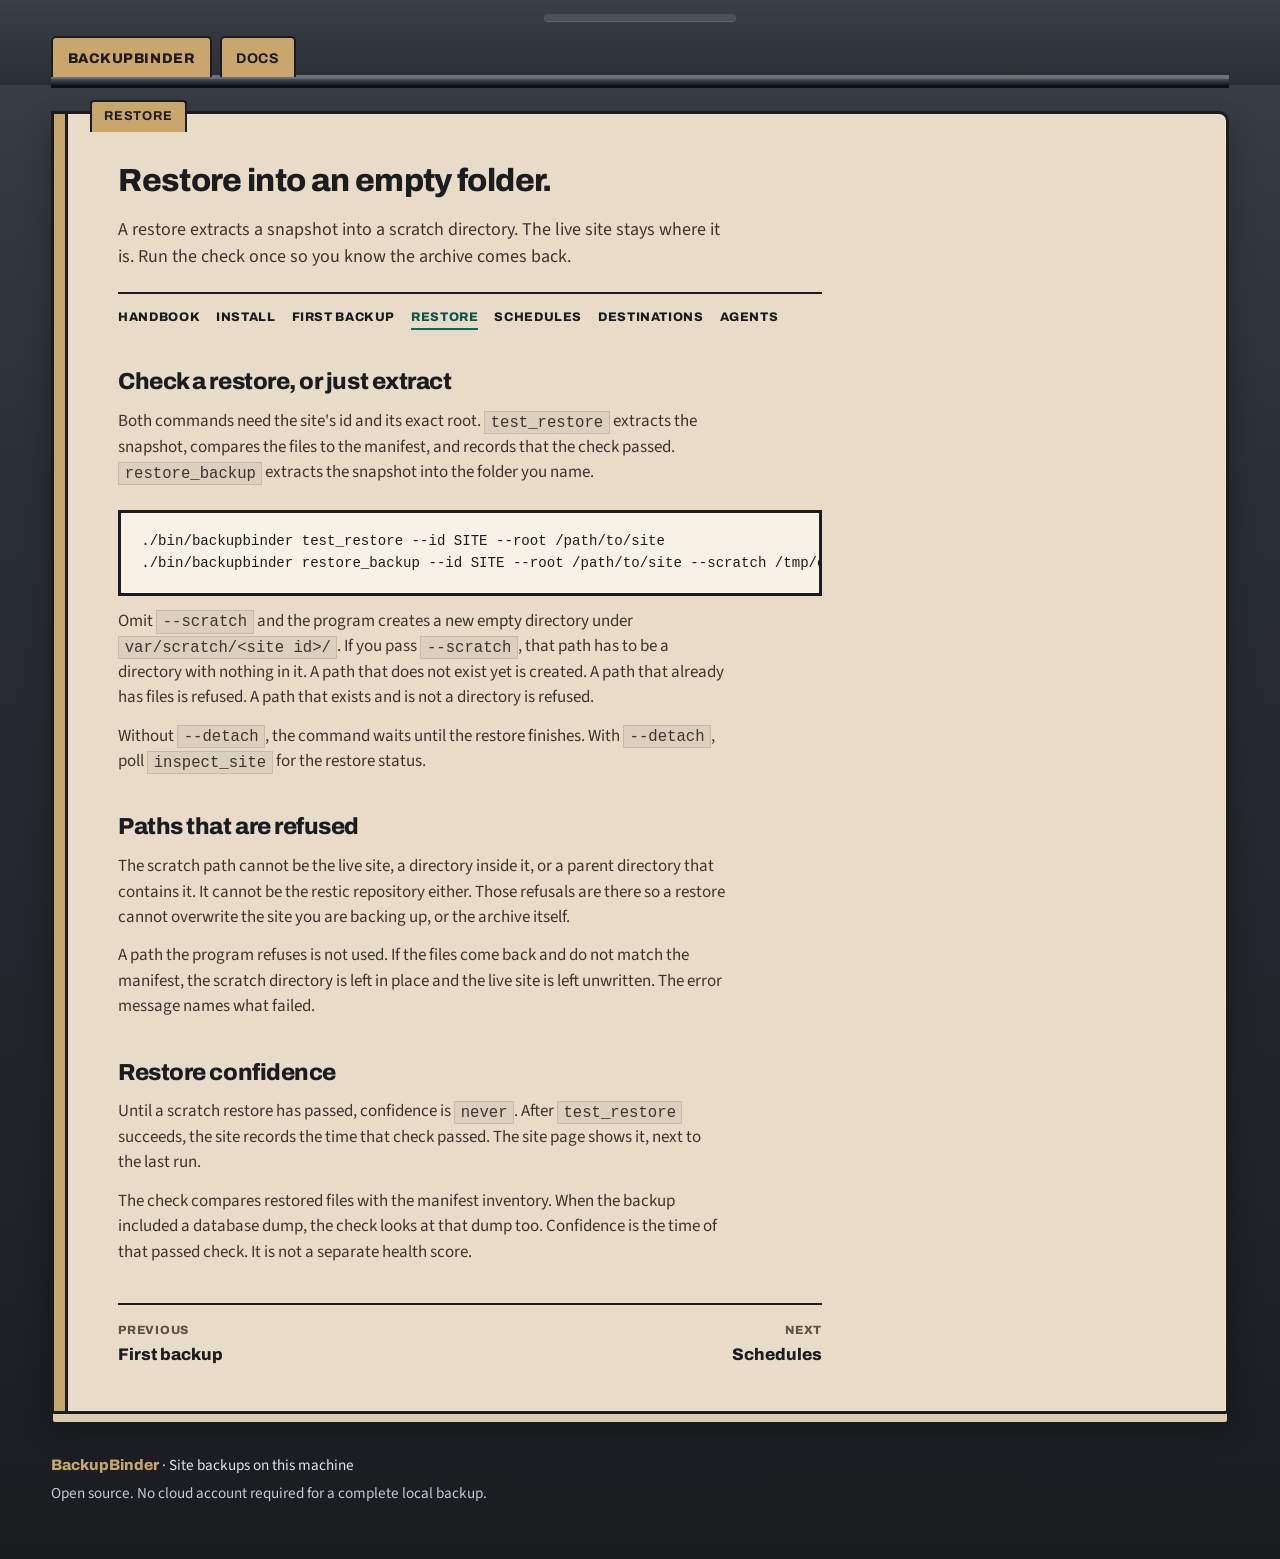
<file: site/docs/restore.html>
<!DOCTYPE html>
<html lang="en">
<head>
  <meta charset="utf-8"/>
  <meta name="viewport" content="width=device-width, initial-scale=1"/>
  <title>Restore — BackupBinder</title>
  <meta name="description" content="Restore a BackupBinder snapshot into an empty scratch directory. The live site and the repository are refused."/>
  <link rel="preconnect" href="https://fonts.googleapis.com"/>
  <link rel="preconnect" href="https://fonts.gstatic.com" crossorigin/>
  <link href="https://fonts.googleapis.com/css2?family=Archivo:wght@500;650;700;800&family=Source+Sans+3:ital,wght@0,400;0,600;0,700;1,400&display=swap" rel="stylesheet"/>
  <link rel="stylesheet" href="../styles.css"/>
</head>
<body>
  <a class="skip" href="#main">Skip to content</a>

  <div class="cabinet">
    <header class="drawer-chrome">
      <div class="handle" aria-hidden="true"></div>
      <nav class="hanging-tabs" aria-label="Primary">
        <a class="tab tab--brand" href="../index.html">BackupBinder</a>
        <a class="tab" href="index.html" aria-current="page">Docs</a>
      </nav>
    </header>

    <main id="main">
      <section class="folder folder--doc" aria-labelledby="doc-title">
        <div class="folder__spine" aria-hidden="true"></div>
        <div class="folder__tab-label" aria-hidden="true">Restore</div>
        <div class="folder__face">
          <h1 id="doc-title">Restore into an empty folder.</h1>
          <p class="lede">A restore extracts a snapshot into a scratch directory. The live site stays where it is. Run the check once so you know the archive comes back.</p>
          <nav class="doc-index" aria-label="Handbook">
            <a href="index.html">Handbook</a>
            <a href="install.html">Install</a>
            <a href="first-backup.html">First backup</a>
            <a href="restore.html" aria-current="page">Restore</a>
            <a href="schedules.html">Schedules</a>
            <a href="destinations.html">Destinations</a>
            <a href="agents.html">Agents</a>
          </nav>
          <div class="doc-prose">
            <h2>Check a restore, or just extract</h2>
            <p>Both commands need the site's id and its exact root. <code>test_restore</code> extracts the snapshot, compares the files to the manifest, and records that the check passed. <code>restore_backup</code> extracts the snapshot into the folder you name.</p>
            <pre class="sheet" tabindex="0"><code>./bin/backupbinder test_restore --id SITE --root /path/to/site
./bin/backupbinder restore_backup --id SITE --root /path/to/site --scratch /tmp/empty-scratch</code></pre>
            <p>Omit <code>--scratch</code> and the program creates a new empty directory under <code>var/scratch/&lt;site id&gt;/</code>. If you pass <code>--scratch</code>, that path has to be a directory with nothing in it. A path that does not exist yet is created. A path that already has files is refused. A path that exists and is not a directory is refused.</p>
            <p>Without <code>--detach</code>, the command waits until the restore finishes. With <code>--detach</code>, poll <code>inspect_site</code> for the restore status.</p>

            <h2>Paths that are refused</h2>
            <p>The scratch path cannot be the live site, a directory inside it, or a parent directory that contains it. It cannot be the restic repository either. Those refusals are there so a restore cannot overwrite the site you are backing up, or the archive itself.</p>
            <p>A path the program refuses is not used. If the files come back and do not match the manifest, the scratch directory is left in place and the live site is left unwritten. The error message names what failed.</p>

            <h2>Restore confidence</h2>
            <p>Until a scratch restore has passed, confidence is <code>never</code>. After <code>test_restore</code> succeeds, the site records the time that check passed. The site page shows it, next to the last run.</p>
            <p>The check compares restored files with the manifest inventory. When the backup included a database dump, the check looks at that dump too. Confidence is the time of that passed check. It is not a separate health score.</p>
          </div>
          <nav class="doc-pager" aria-label="Adjacent pages">
            <a href="first-backup.html"><span>Previous</span> First backup</a>
            <a class="next" href="schedules.html"><span>Next</span> Schedules</a>
          </nav>
        </div>
      </section>
    </main>

    <footer class="drawer-foot">
      <p><strong>BackupBinder</strong> · Site backups on this machine</p>
      <p class="muted">Open source. No cloud account required for a complete local backup.</p>
    </footer>
  </div>
</body>
</html>
</file>
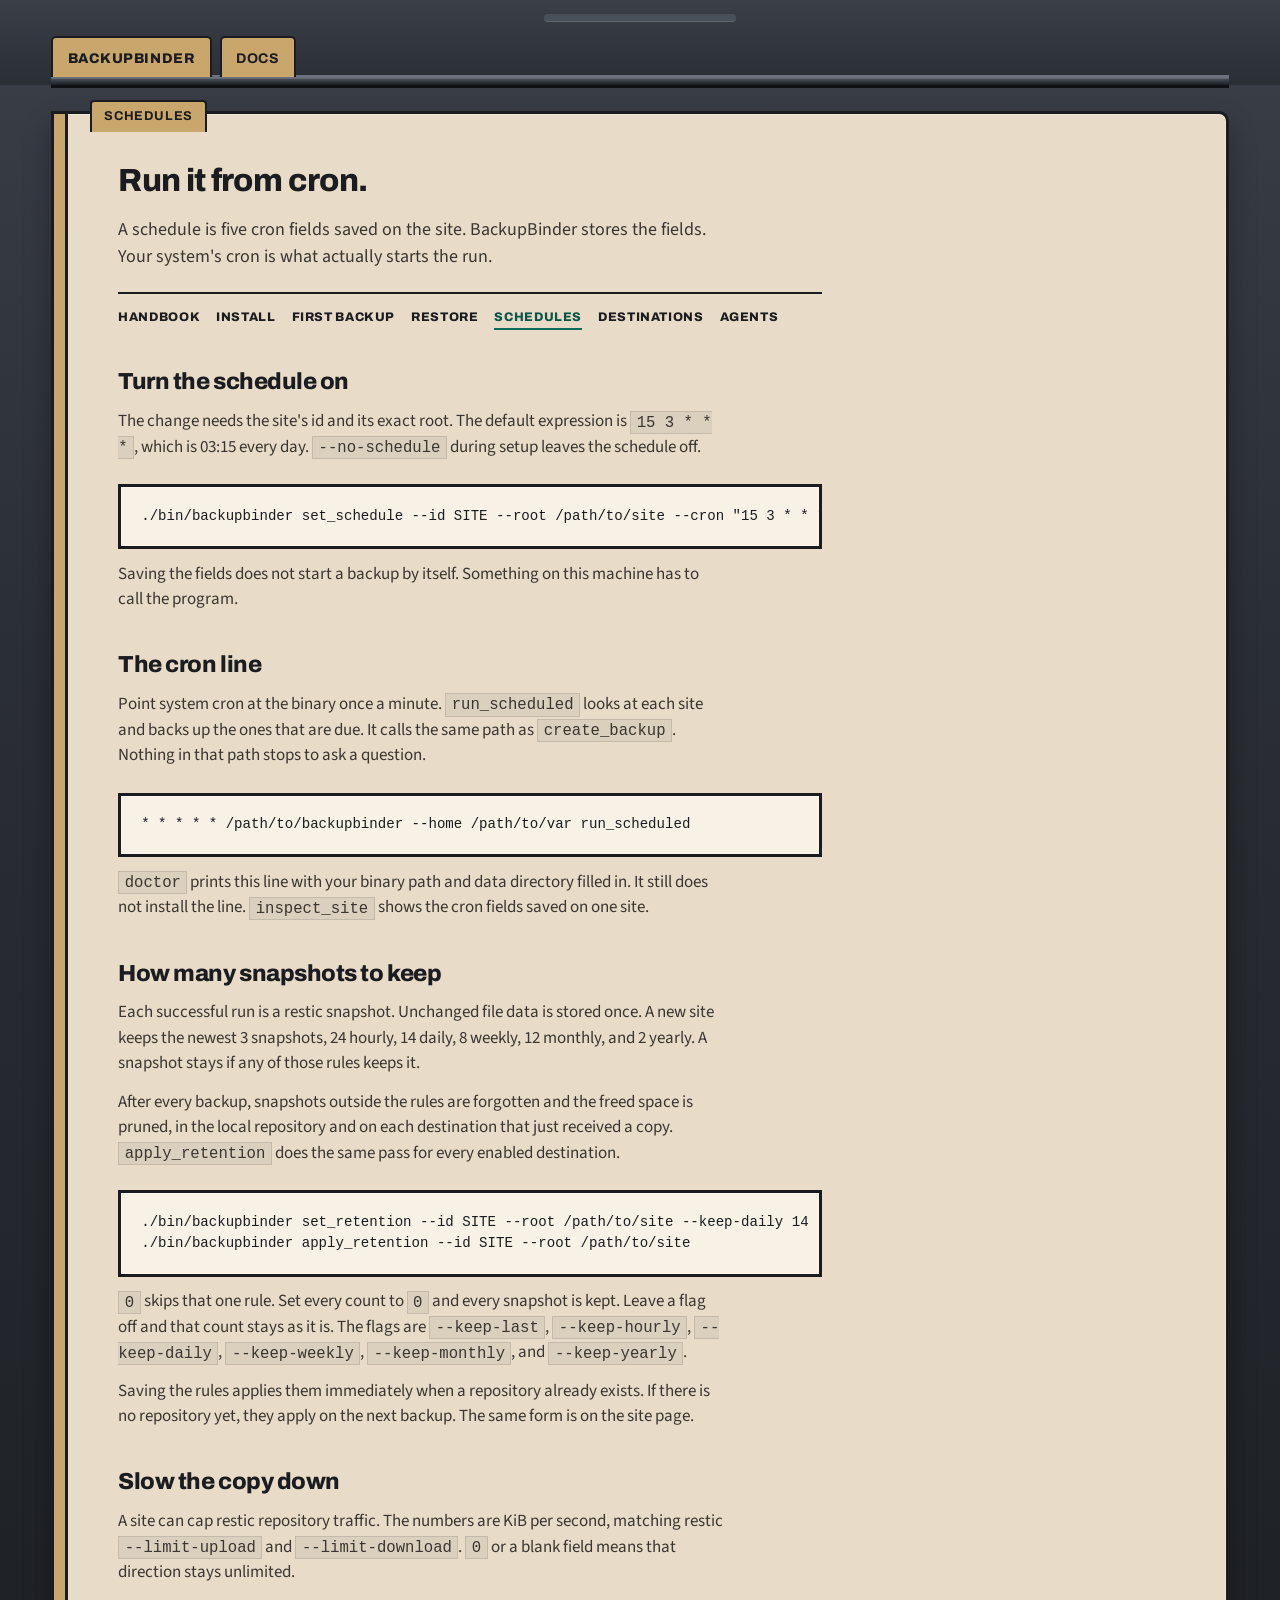
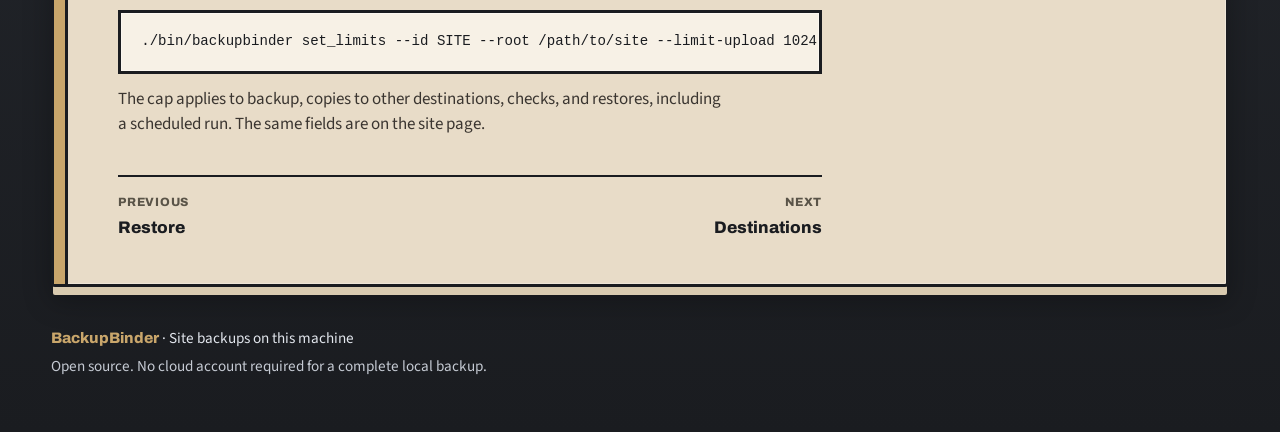
<file: site/docs/schedules.html>
<!DOCTYPE html>
<html lang="en">
<head>
  <meta charset="utf-8"/>
  <meta name="viewport" content="width=device-width, initial-scale=1"/>
  <title>Schedules — BackupBinder</title>
  <meta name="description" content="Schedule BackupBinder with system cron, choose how many snapshots to keep, and cap repository speed."/>
  <link rel="preconnect" href="https://fonts.googleapis.com"/>
  <link rel="preconnect" href="https://fonts.gstatic.com" crossorigin/>
  <link href="https://fonts.googleapis.com/css2?family=Archivo:wght@500;650;700;800&family=Source+Sans+3:ital,wght@0,400;0,600;0,700;1,400&display=swap" rel="stylesheet"/>
  <link rel="stylesheet" href="../styles.css"/>
</head>
<body>
  <a class="skip" href="#main">Skip to content</a>

  <div class="cabinet">
    <header class="drawer-chrome">
      <div class="handle" aria-hidden="true"></div>
      <nav class="hanging-tabs" aria-label="Primary">
        <a class="tab tab--brand" href="../index.html">BackupBinder</a>
        <a class="tab" href="index.html" aria-current="page">Docs</a>
      </nav>
    </header>

    <main id="main">
      <section class="folder folder--doc" aria-labelledby="doc-title">
        <div class="folder__spine" aria-hidden="true"></div>
        <div class="folder__tab-label" aria-hidden="true">Schedules</div>
        <div class="folder__face">
          <h1 id="doc-title">Run it from cron.</h1>
          <p class="lede">A schedule is five cron fields saved on the site. BackupBinder stores the fields. Your system's cron is what actually starts the run.</p>
          <nav class="doc-index" aria-label="Handbook">
            <a href="index.html">Handbook</a>
            <a href="install.html">Install</a>
            <a href="first-backup.html">First backup</a>
            <a href="restore.html">Restore</a>
            <a href="schedules.html" aria-current="page">Schedules</a>
            <a href="destinations.html">Destinations</a>
            <a href="agents.html">Agents</a>
          </nav>
          <div class="doc-prose">
            <h2>Turn the schedule on</h2>
            <p>The change needs the site's id and its exact root. The default expression is <code>15 3 * * *</code>, which is 03:15 every day. <code>--no-schedule</code> during setup leaves the schedule off.</p>
            <pre class="sheet" tabindex="0"><code>./bin/backupbinder set_schedule --id SITE --root /path/to/site --cron "15 3 * * *" --enabled</code></pre>
            <p>Saving the fields does not start a backup by itself. Something on this machine has to call the program.</p>

            <h2>The cron line</h2>
            <p>Point system cron at the binary once a minute. <code>run_scheduled</code> looks at each site and backs up the ones that are due. It calls the same path as <code>create_backup</code>. Nothing in that path stops to ask a question.</p>
            <pre class="sheet" tabindex="0"><code>* * * * * /path/to/backupbinder --home /path/to/var run_scheduled</code></pre>
            <p><code>doctor</code> prints this line with your binary path and data directory filled in. It still does not install the line. <code>inspect_site</code> shows the cron fields saved on one site.</p>

            <h2>How many snapshots to keep</h2>
            <p>Each successful run is a restic snapshot. Unchanged file data is stored once. A new site keeps the newest 3 snapshots, 24 hourly, 14 daily, 8 weekly, 12 monthly, and 2 yearly. A snapshot stays if any of those rules keeps it.</p>
            <p>After every backup, snapshots outside the rules are forgotten and the freed space is pruned, in the local repository and on each destination that just received a copy. <code>apply_retention</code> does the same pass for every enabled destination.</p>
            <pre class="sheet" tabindex="0"><code>./bin/backupbinder set_retention --id SITE --root /path/to/site --keep-daily 14 --keep-weekly 8
./bin/backupbinder apply_retention --id SITE --root /path/to/site</code></pre>
            <p><code>0</code> skips that one rule. Set every count to <code>0</code> and every snapshot is kept. Leave a flag off and that count stays as it is. The flags are <code>--keep-last</code>, <code>--keep-hourly</code>, <code>--keep-daily</code>, <code>--keep-weekly</code>, <code>--keep-monthly</code>, and <code>--keep-yearly</code>.</p>
            <p>Saving the rules applies them immediately when a repository already exists. If there is no repository yet, they apply on the next backup. The same form is on the site page.</p>

            <h2>Slow the copy down</h2>
            <p>A site can cap restic repository traffic. The numbers are KiB per second, matching restic <code>--limit-upload</code> and <code>--limit-download</code>. <code>0</code> or a blank field means that direction stays unlimited.</p>
            <pre class="sheet" tabindex="0"><code>./bin/backupbinder set_limits --id SITE --root /path/to/site --limit-upload 1024 --limit-download 1024</code></pre>
            <p>The cap applies to backup, copies to other destinations, checks, and restores, including a scheduled run. The same fields are on the site page.</p>
          </div>
          <nav class="doc-pager" aria-label="Adjacent pages">
            <a href="restore.html"><span>Previous</span> Restore</a>
            <a class="next" href="destinations.html"><span>Next</span> Destinations</a>
          </nav>
        </div>
      </section>
    </main>

    <footer class="drawer-foot">
      <p><strong>BackupBinder</strong> · Site backups on this machine</p>
      <p class="muted">Open source. No cloud account required for a complete local backup.</p>
    </footer>
  </div>
</body>
</html>
</file>
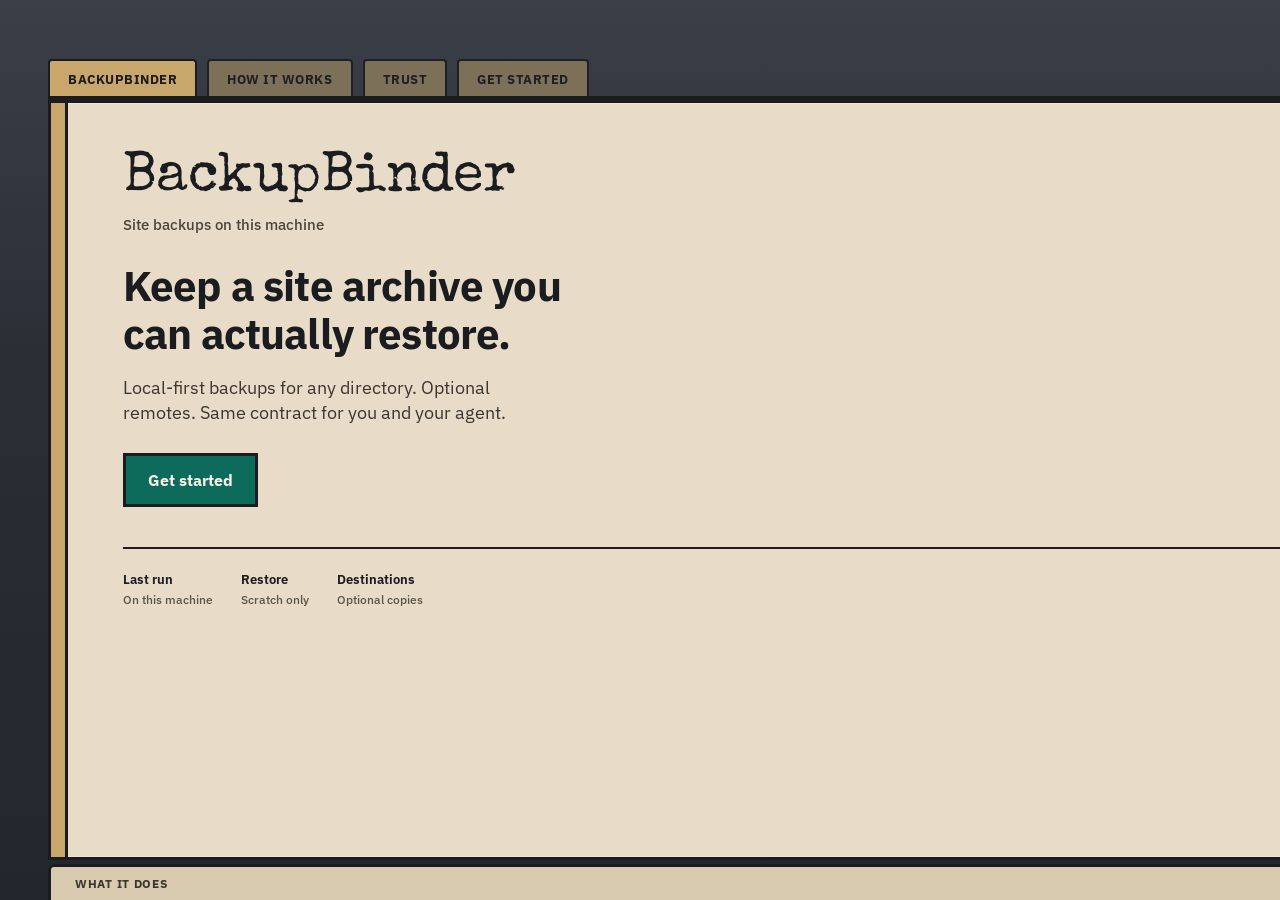
<file: .impeccable/mocks/decision/assigned.html>
<!DOCTYPE html>
<html lang="en">
<head>
<meta charset="utf-8"/>
<title>BackupBinder — Filing Cabinet</title>
<link rel="preconnect" href="https://fonts.googleapis.com"/>
<link href="https://fonts.googleapis.com/css2?family=IBM+Plex+Sans:wght@500;650;700&family=Special+Elite&display=swap" rel="stylesheet"/>
<style>
  *{box-sizing:border-box;margin:0;padding:0}
  body{width:1440px;height:900px;overflow:hidden;font-family:"IBM Plex Sans",system-ui,sans-serif;background:#1a1c20;color:#1a1c20}
  .drawer{height:100%;background:linear-gradient(180deg,#3a3f48 0%,#2a2e35 40%,#23262c 100%);padding:28px 48px 0;position:relative}
  .rails{display:flex;gap:10px;align-items:flex-end;height:72px;border-bottom:4px solid #1a1c20;margin-bottom:0}
  .tab{background:#c9a66b;color:#1a1c20;padding:10px 18px 8px;font-size:13px;font-weight:700;letter-spacing:.04em;text-transform:uppercase;border:2px solid #1a1c20;border-bottom:0;border-radius:4px 4px 0 0}
  .tab.dim{background:#8a7a5c;opacity:.85}
  .folder{background:#e8dcc8;border:3px solid #1a1c20;border-radius:0 8px 0 0;min-height:760px;padding:48px 64px 40px;position:relative;box-shadow:inset 0 0 0 1px rgba(255,255,255,.25)}
  .folder::before{content:"";position:absolute;left:0;top:0;bottom:0;width:14px;background:#c9a66b;border-right:3px solid #1a1c20}
  .brand{font-family:"Special Elite",monospace;font-size:56px;letter-spacing:-.01em;margin-left:8px}
  .sub{font-size:15px;font-weight:500;color:#4a453c;margin:8px 0 28px 8px}
  h1{font-size:42px;font-weight:700;line-height:1.15;max-width:18ch;margin:0 0 16px 8px;letter-spacing:-.02em}
  .lede{font-size:18px;line-height:1.4;max-width:36ch;color:#3a3530;margin:0 0 28px 8px}
  .cta{display:inline-block;margin-left:8px;background:#0d6b5c;color:#f7f1e6;font-weight:700;font-size:16px;padding:14px 22px;border:3px solid #1a1c20;text-decoration:none}
  .cross{display:flex;gap:28px;margin:40px 0 0 8px;padding-top:22px;border-top:2px solid #1a1c20}
  .cross div{font-size:13px;font-weight:650}
  .cross span{display:block;font-size:12px;font-weight:500;color:#5a5448;margin-top:4px}
  .peek{position:absolute;left:48px;right:48px;bottom:0;height:36px;background:#d9cbb0;border:3px solid #1a1c20;border-bottom:0;border-radius:6px 6px 0 0;display:flex;align-items:center;padding:0 24px;font-size:12px;font-weight:700;letter-spacing:.06em;text-transform:uppercase;color:#3a3530}
</style>
</head>
<body>
  <div class="drawer">
    <nav class="rails" aria-label="Primary">
      <div class="tab">BackupBinder</div>
      <div class="tab dim">How it works</div>
      <div class="tab dim">Trust</div>
      <div class="tab dim">Get started</div>
    </nav>
    <div class="folder">
      <div class="brand">BackupBinder</div>
      <p class="sub">Site backups on this machine</p>
      <h1>Keep a site archive you can actually restore.</h1>
      <p class="lede">Local-first backups for any directory. Optional remotes. Same contract for you and your agent.</p>
      <a class="cta" href="#start">Get started</a>
      <div class="cross" aria-label="Trust cross-check">
        <div>Last run<span>On this machine</span></div>
        <div>Restore<span>Scratch only</span></div>
        <div>Destinations<span>Optional copies</span></div>
      </div>
    </div>
    <div class="peek">What it does</div>
  </div>
</body>
<!-- round a6b19ae7 -->
</html>
</file>
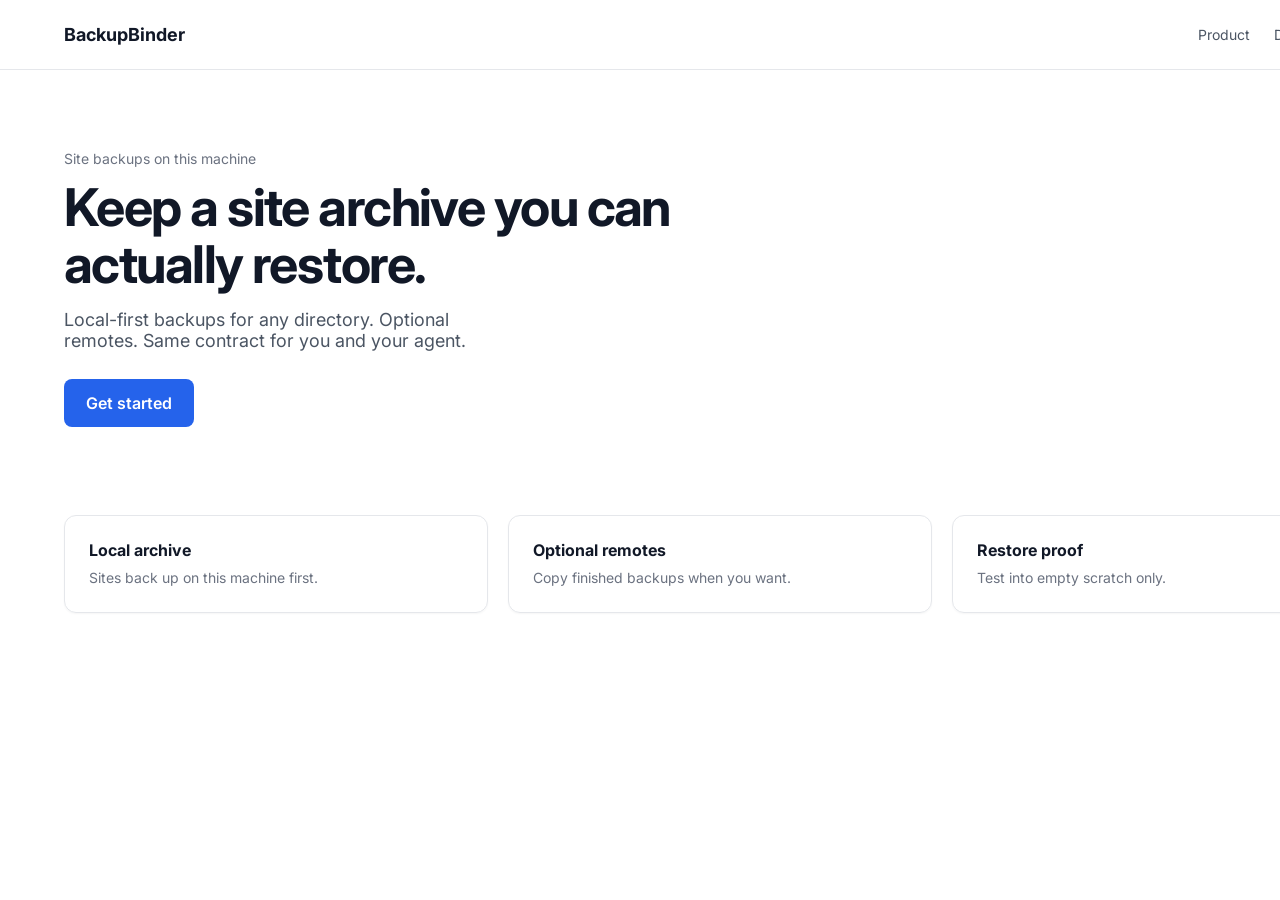
<file: .impeccable/mocks/decision/canon.html>
<!DOCTYPE html>
<html lang="en">
<head>
<meta charset="utf-8"/>
<title>BackupBinder — Canon</title>
<link href="https://fonts.googleapis.com/css2?family=Inter:wght@500;600;700&display=swap" rel="stylesheet"/>
<style>
  *{box-sizing:border-box;margin:0;padding:0}
  body{width:1440px;height:900px;overflow:hidden;font-family:Inter,system-ui,sans-serif;background:#fff;color:#111827}
  header{display:flex;justify-content:space-between;align-items:center;padding:24px 64px;border-bottom:1px solid #e5e7eb}
  .brand{font-weight:700;font-size:18px}
  nav{display:flex;gap:24px;font-size:14px;color:#4b5563}
  main{padding:80px 64px 40px;max-width:920px}
  h1{font-size:52px;font-weight:700;letter-spacing:-.03em;line-height:1.1;margin:12px 0 16px}
  .sub{color:#6b7280;font-size:14px}
  .lede{font-size:18px;color:#4b5563;max-width:40ch;margin-bottom:28px}
  .cta{display:inline-block;background:#2563eb;color:#fff;font-weight:600;padding:14px 22px;border-radius:8px;text-decoration:none}
  .cards{display:grid;grid-template-columns:repeat(3,1fr);gap:20px;padding:48px 64px}
  .card{border:1px solid #e5e7eb;border-radius:12px;padding:24px;box-shadow:0 1px 2px rgba(0,0,0,.04)}
  .card h2{font-size:16px;margin-bottom:8px}
  .card p{font-size:14px;color:#6b7280;line-height:1.4}
</style>
</head>
<body>
  <header>
    <div class="brand">BackupBinder</div>
    <nav><span>Product</span><span>Docs</span><span>GitHub</span></nav>
  </header>
  <main>
    <p class="sub">Site backups on this machine</p>
    <h1>Keep a site archive you can actually restore.</h1>
    <p class="lede">Local-first backups for any directory. Optional remotes. Same contract for you and your agent.</p>
    <a class="cta" href="#start">Get started</a>
  </main>
  <div class="cards">
    <div class="card"><h2>Local archive</h2><p>Sites back up on this machine first.</p></div>
    <div class="card"><h2>Optional remotes</h2><p>Copy finished backups when you want.</p></div>
    <div class="card"><h2>Restore proof</h2><p>Test into empty scratch only.</p></div>
  </div>
</body>
<!-- round a6b19ae7 -->
</html>
</file>
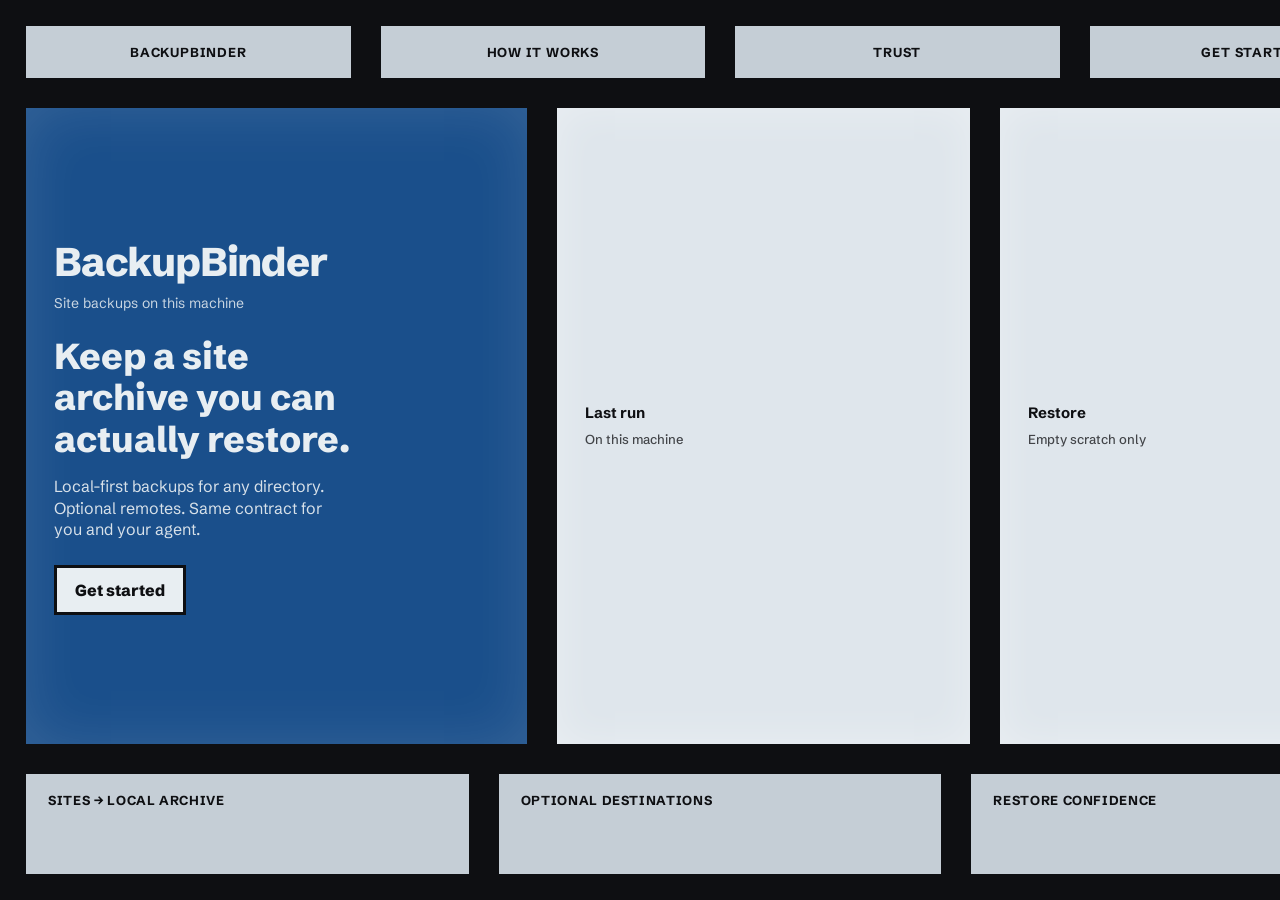
<file: .impeccable/mocks/decision/challenger-glazier.html>
<!DOCTYPE html>
<html lang="en">
<head>
<meta charset="utf-8"/>
<title>BackupBinder — Glazier</title>
<link href="https://fonts.googleapis.com/css2?family=Schibsted+Grotesk:wght@500;700;800&display=swap" rel="stylesheet"/>
<style>
  *{box-sizing:border-box;margin:0;padding:0}
  body{width:1440px;height:900px;overflow:hidden;font-family:"Schibsted Grotesk",system-ui,sans-serif;background:#0e0f12;color:#e8eef2}
  .wall{display:grid;grid-template-columns:1.2fr 1fr 1fr;grid-template-rows:72px 1fr 120px;gap:10px;height:100%;padding:16px;background:#0e0f12}
  .bar{background:#0e0f12}
  .pane{background:#dfe6ec;color:#0e0f12;border:10px solid #0e0f12;display:flex;flex-direction:column;justify-content:center;padding:28px;box-shadow:inset 0 0 40px rgba(255,255,255,.35)}
  .nav{grid-column:1/-1;display:grid;grid-template-columns:repeat(4,1fr);gap:10px}
  .nav a{background:#c5ced6;color:#0e0f12;text-decoration:none;font-size:13px;font-weight:700;letter-spacing:.06em;text-transform:uppercase;display:flex;align-items:center;justify-content:center;border:10px solid #0e0f12}
  .hero{grid-column:1/2;background:#1a4f8b;color:#e8eef2;box-shadow:inset 0 0 60px rgba(255,255,255,.12)}
  .brand{font-size:40px;font-weight:800;letter-spacing:-.03em}
  .sub{font-size:14px;opacity:.85;margin:8px 0 24px}
  h1{font-size:36px;font-weight:800;line-height:1.15;max-width:14ch;margin-bottom:16px}
  .lede{font-size:16px;line-height:1.35;max-width:28ch;margin-bottom:24px;opacity:.92}
  .cta{align-self:flex-start;background:#e8eef2;color:#0e0f12;font-weight:800;padding:12px 18px;text-decoration:none;border:3px solid #0e0f12}
  .side{font-size:15px;font-weight:700;line-height:1.35}
  .side span{display:block;font-weight:500;font-size:13px;margin-top:8px;opacity:.75}
  .band{grid-column:1/-1;display:grid;grid-template-columns:repeat(3,1fr);gap:10px}
  .band div{background:#c5ced6;color:#0e0f12;border:10px solid #0e0f12;padding:18px 22px;font-size:13px;font-weight:700;text-transform:uppercase;letter-spacing:.05em}
</style>
</head>
<body>
  <div class="wall">
    <nav class="nav">
      <a href="#">BackupBinder</a>
      <a href="#">How it works</a>
      <a href="#">Trust</a>
      <a href="#">Get started</a>
    </nav>
    <section class="pane hero">
      <div class="brand">BackupBinder</div>
      <p class="sub">Site backups on this machine</p>
      <h1>Keep a site archive you can actually restore.</h1>
      <p class="lede">Local-first backups for any directory. Optional remotes. Same contract for you and your agent.</p>
      <a class="cta" href="#start">Get started</a>
    </section>
    <div class="pane side">Last run<span>On this machine</span></div>
    <div class="pane side">Restore<span>Empty scratch only</span></div>
    <div class="band">
      <div>Sites → local archive</div>
      <div>Optional destinations</div>
      <div>Restore confidence</div>
    </div>
  </div>
</body>
<!-- round a6b19ae7 -->
</html>
</file>
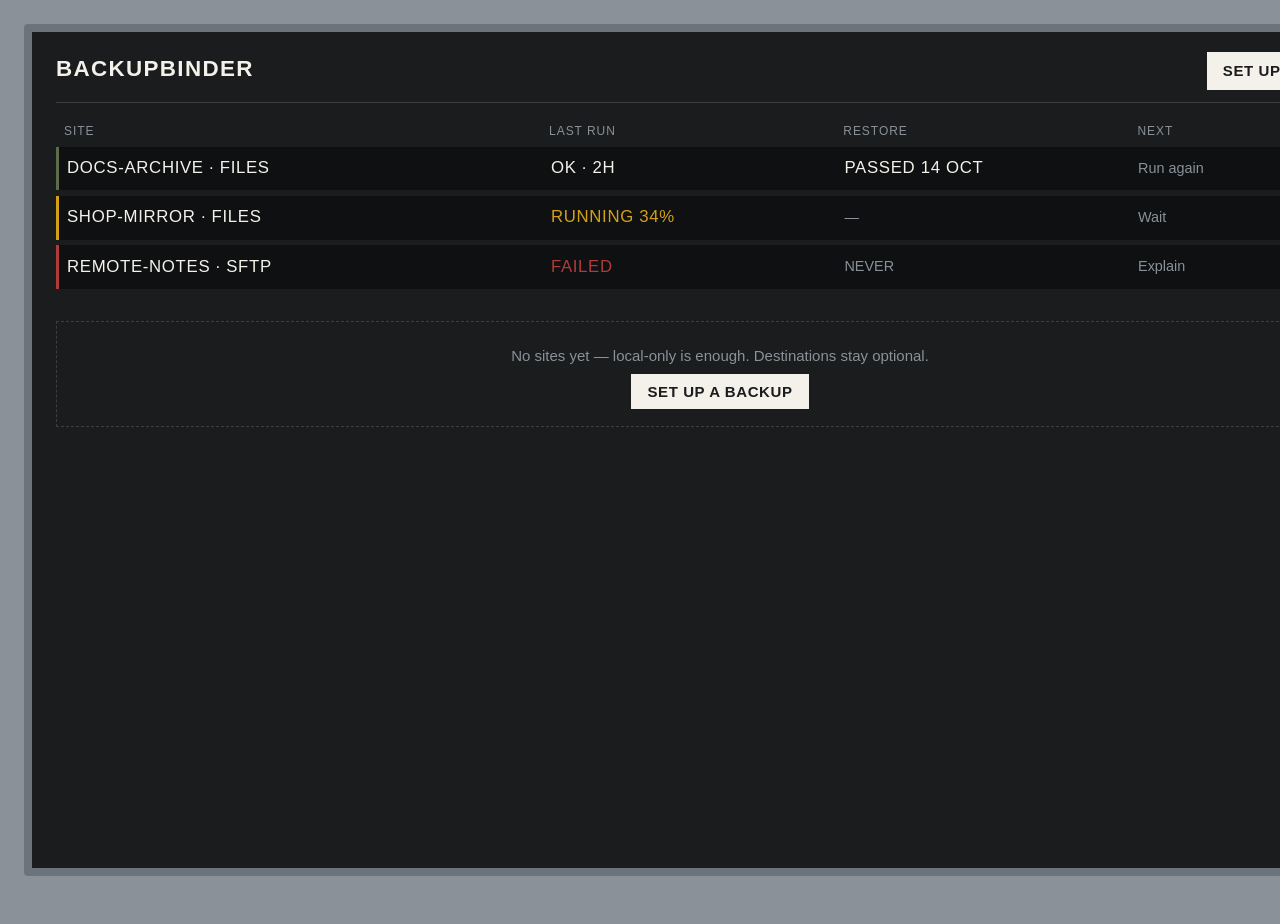
<file: .impeccable/mocks/decision/challenger-split-flap.html>
<!DOCTYPE html>
<html lang="en">
<head>
<meta charset="utf-8">
<title>BackupBinder — Split-Flap Status</title>
<style>
  * { box-sizing: border-box; margin: 0; }
  body {
    width: 1440px; height: 900px; overflow: hidden;
    background: #8a9199; color: #f4f1ea;
    font: 15px/1.35 "IBM Plex Sans Condensed", "Arial Narrow", sans-serif;
  }
  .frame {
    margin: 1.5rem; background: #1a1c1e; border: 8px solid #6d737a;
    border-radius: 4px; height: calc(900px - 3rem); padding: 1.25rem 1.5rem;
  }
  header {
    display: flex; justify-content: space-between; align-items: baseline;
    margin-bottom: 1.25rem; padding-bottom: 0.75rem; border-bottom: 1px solid #3a3f44;
  }
  .brand { font-size: 1.4rem; font-weight: 600; letter-spacing: 0.06em; text-transform: uppercase; }
  .cta {
    background: #f4f1ea; color: #1a1c1e; padding: 0.55rem 1rem;
    text-decoration: none; font-weight: 700; letter-spacing: 0.04em; text-transform: uppercase;
  }
  .cols {
    display: grid; grid-template-columns: 2fr 1.2fr 1.2fr 1fr;
    gap: 0.5rem; color: #8a9199; font-size: 0.75rem; letter-spacing: 0.08em;
    text-transform: uppercase; margin-bottom: 0.5rem; padding: 0 0.5rem;
  }
  .row {
    display: grid; grid-template-columns: 2fr 1.2fr 1.2fr 1fr;
    gap: 0.5rem; align-items: center;
    background: #0e1012; margin-bottom: 0.35rem; padding: 0.65rem 0.5rem;
    border-left: 3px solid #3a3f44;
  }
  .row.ok { border-left-color: #5c6b4a; }
  .row.warn { border-left-color: #d4a017; }
  .row.bad { border-left-color: #b33a3a; }
  .cell { font-size: 1.05rem; letter-spacing: 0.04em; text-transform: uppercase; }
  .amber { color: #d4a017; }
  .red { color: #b33a3a; }
  .muted { color: #8a9199; font-size: 0.9rem; text-transform: none; letter-spacing: 0; }
  .empty {
    margin-top: 2rem; padding: 1.5rem; border: 1px dashed #3a3f44; text-align: center;
  }
  .empty p { color: #8a9199; margin-bottom: 1rem; }
</style>
</head>
<body>
<div class="frame">
  <header>
    <div class="brand">BackupBinder</div>
    <a class="cta" href="#">Set up a backup</a>
  </header>
  <div class="cols">
    <span>Site</span><span>Last run</span><span>Restore</span><span>Next</span>
  </div>
  <div class="row ok">
    <div class="cell">docs-archive · files</div>
    <div class="cell">OK · 2H</div>
    <div class="cell">PASSED 14 OCT</div>
    <div class="cell muted">Run again</div>
  </div>
  <div class="row warn">
    <div class="cell">shop-mirror · files</div>
    <div class="cell amber">RUNNING 34%</div>
    <div class="cell muted">—</div>
    <div class="cell muted">Wait</div>
  </div>
  <div class="row bad">
    <div class="cell">remote-notes · sftp</div>
    <div class="cell red">FAILED</div>
    <div class="cell muted">NEVER</div>
    <div class="cell muted">Explain</div>
  </div>
  <div class="empty">
    <p>No sites yet — local-only is enough. Destinations stay optional.</p>
    <a class="cta" href="#">Set up a backup</a>
  </div>
</div>
</body>
</html>
</file>
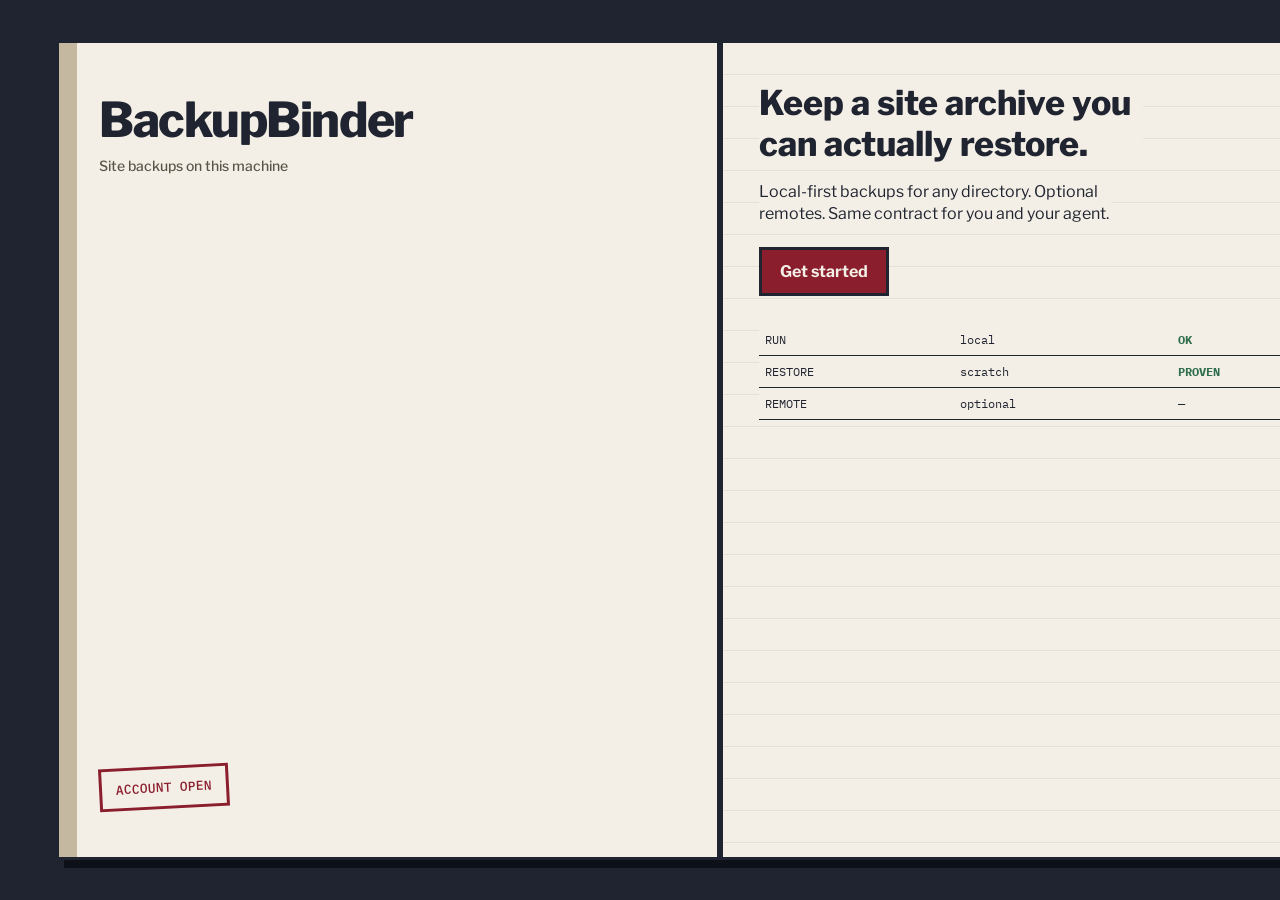
<file: .impeccable/mocks/decision/model-pick.html>
<!DOCTYPE html>
<html lang="en">
<head>
<meta charset="utf-8"/>
<title>BackupBinder — Passbook</title>
<link href="https://fonts.googleapis.com/css2?family=Libre+Franklin:wght@500;700;800&family=IBM+Plex+Mono:wght@500&display=swap" rel="stylesheet"/>
<style>
  *{box-sizing:border-box;margin:0;padding:0}
  body{width:1440px;height:900px;overflow:hidden;font-family:"Libre Franklin",system-ui,sans-serif;background:#1f2430;color:#1f2430}
  .spread{display:grid;grid-template-columns:1fr 1fr;height:100%;gap:0;padding:40px 56px}
  .cover,.page{background:#f4efe6;border:3px solid #1f2430;box-shadow:8px 8px 0 #0d1016}
  .cover{padding:48px 40px;display:flex;flex-direction:column;justify-content:space-between;background:#f4efe6 linear-gradient(90deg,#c5b8a0 0 18px,#f4efe6 18px)}
  .brand{font-size:48px;font-weight:800;letter-spacing:-.03em}
  .sub{font-size:14px;font-weight:500;color:#5a5448;margin-top:8px}
  .stamp{align-self:flex-start;border:3px solid #8b1e2d;color:#8b1e2d;font-family:"IBM Plex Mono",monospace;font-size:13px;font-weight:500;padding:10px 14px;transform:rotate(-3deg)}
  .page{padding:40px 36px;background:repeating-linear-gradient(#f4efe6,#f4efe6 31px,#d8d0c2 32px)}
  h1{font-size:34px;font-weight:800;line-height:1.2;max-width:16ch;margin-bottom:16px;background:#f4efe6}
  .lede{font-size:16px;line-height:1.4;max-width:32ch;margin-bottom:22px;background:#f4efe6}
  .cta{display:inline-block;background:#8b1e2d;color:#f4efe6;font-weight:700;padding:12px 18px;border:3px solid #1f2430;text-decoration:none}
  table{width:100%;margin-top:28px;border-collapse:collapse;font-family:"IBM Plex Mono",monospace;font-size:12px;background:#f4efe6}
  td{padding:8px 6px;border-bottom:1px solid #1f2430}
  .ok{color:#2f6f4e;font-weight:700}
</style>
</head>
<body>
  <div class="spread">
    <aside class="cover">
      <div>
        <div class="brand">BackupBinder</div>
        <p class="sub">Site backups on this machine</p>
      </div>
      <div class="stamp">ACCOUNT OPEN</div>
    </aside>
    <main class="page">
      <h1>Keep a site archive you can actually restore.</h1>
      <p class="lede">Local-first backups for any directory. Optional remotes. Same contract for you and your agent.</p>
      <a class="cta" href="#start">Get started</a>
      <table>
        <tr><td>RUN</td><td>local</td><td class="ok">OK</td></tr>
        <tr><td>RESTORE</td><td>scratch</td><td class="ok">PROVEN</td></tr>
        <tr><td>REMOTE</td><td>optional</td><td>—</td></tr>
      </table>
    </main>
  </div>
</body>
<!-- round a6b19ae7 -->
</html>
</file>
<file: site/styles.css>
:root {
  --metal: #2a2e35;
  --metal-deep: #1a1c20;
  --metal-edge: #3a3f48;
  --manila: #e8dcc8;
  --manila-deep: #d9cbb0;
  --kraft: #c9a66b;
  --kraft-dim: #b89555;
  --cream: #f7f1e6;
  --stamp: #0d6b5c;
  --stamp-hover: #0a5448;
  --ink: #1a1c20;
  --ink-soft: #3a3530;
  --muted: #5a5448;
  --ok: #1f6b3a;
  --focus: #1a4f8b;
  --font-display: "Archivo", system-ui, sans-serif;
  --font-body: "Source Sans 3", system-ui, sans-serif;
  --measure: 38rem;
  --pad: clamp(1.25rem, 4vw, 3.5rem);
  --ease: cubic-bezier(0.22, 1, 0.36, 1);
}

*,
*::before,
*::after {
  box-sizing: border-box;
}

html {
  scroll-behavior: smooth;
}

@media (prefers-reduced-motion: reduce) {
  html {
    scroll-behavior: auto;
  }
}

body {
  margin: 0;
  min-height: 100vh;
  font-family: var(--font-body);
  font-size: 1.0625rem;
  line-height: 1.5;
  color: var(--ink);
  background: var(--metal-deep);
  -webkit-font-smoothing: antialiased;
}

::selection {
  background: #c5e4df;
  color: var(--ink);
}

:focus-visible {
  outline: 2px solid var(--focus);
  outline-offset: 3px;
}

.skip {
  position: absolute;
  left: -999px;
  top: 0;
  background: var(--cream);
  color: var(--ink);
  padding: 0.5rem 1rem;
  z-index: 100;
}

.skip:focus {
  left: 0.5rem;
  top: 0.5rem;
}

code {
  font-family: ui-monospace, "Cascadia Code", "SF Mono", Menlo, monospace;
  font-size: 0.92em;
  background: rgba(26, 28, 32, 0.06);
  padding: 0.1em 0.35em;
  border: 1px solid rgba(26, 28, 32, 0.12);
}

/* —— Cabinet shell —— */
.cabinet {
  min-height: 100vh;
  background:
    linear-gradient(180deg, var(--metal-edge) 0%, var(--metal) 32%, var(--metal-deep) 100%);
  padding: 0 0 3rem;
}

.drawer-chrome {
  position: sticky;
  top: 0;
  z-index: 20;
  padding: 0.85rem var(--pad) 0;
  background: linear-gradient(180deg, var(--metal-edge), var(--metal));
  border-bottom: 0;
}

.handle {
  width: min(12rem, 40%);
  height: 0.55rem;
  margin: 0 auto 0.85rem;
  border-radius: 999px;
  background: #4a505a;
  box-shadow: inset 0 -1px 0 rgba(255, 255, 255, 0.12);
}

.hanging-tabs {
  display: flex;
  flex-wrap: wrap;
  gap: 0.4rem 0.5rem;
  align-items: flex-end;
  padding-bottom: 0;
  position: relative;
}

.hanging-tabs::after {
  content: "";
  position: absolute;
  left: 0;
  right: 0;
  bottom: 0;
  height: 10px;
  background:
    linear-gradient(180deg, #5a616c 0%, #3a3f48 45%, #1a1c20 100%);
  border-top: 2px solid #6a717c;
  box-shadow:
    inset 0 2px 0 rgba(255, 255, 255, 0.12),
    0 3px 0 #0e1014;
  pointer-events: none;
}

.hanging-tabs .tab {
  position: relative;
  z-index: 1;
  margin-bottom: 8px;
}

.tab {
  font-family: var(--font-display);
  font-size: 0.875rem;
  font-weight: 700;
  letter-spacing: 0.04em;
  text-transform: uppercase;
  text-decoration: none;
  color: var(--ink);
  background: var(--manila-deep);
  border: 2px solid var(--metal-deep);
  border-bottom: 0;
  border-radius: 5px 5px 0 0;
  padding: 0.6rem 0.9rem 0.55rem;
  transition: background 160ms var(--ease), transform 160ms var(--ease);
}

.tab:hover {
  background: var(--kraft);
  transform: translateY(-2px);
}

.tab--brand,
.tab[aria-current="page"] {
  background: var(--kraft);
}

.tab--brand {
  font-weight: 800;
}

/* —— Folders —— */
main {
  padding: 0 var(--pad);
  display: flex;
  flex-direction: column;
  gap: 1.25rem;
  margin-top: 0;
}

.folder {
  position: relative;
  background: var(--manila);
  border: 3px solid var(--metal-deep);
  border-radius: 0 10px 4px 4px;
  box-shadow:
    inset 0 0 0 1px rgba(255, 255, 255, 0.28),
    0 10px 0 -2px var(--manila-deep),
    0 14px 28px rgba(0, 0, 0, 0.28);
}

.folder--hero {
  opacity: 0;
  transform: translateY(14px) scale(0.992);
  transform-origin: 50% 0;
  transition: opacity 820ms var(--ease), transform 820ms var(--ease);
}

.folder--hero.is-in {
  opacity: 1;
  transform: none;
}

@media (prefers-reduced-motion: reduce) {
  .folder--hero {
    opacity: 1;
    transform: none;
    transition: none;
  }
}

.folder__spine {
  position: absolute;
  left: 0;
  top: 0;
  bottom: 0;
  width: 0.85rem;
  background: var(--kraft);
  border-right: 3px solid var(--metal-deep);
}

.folder__tab-label {
  position: absolute;
  top: -0.9rem;
  left: 2.25rem;
  font-family: var(--font-display);
  font-size: 0.8rem;
  font-weight: 700;
  letter-spacing: 0.06em;
  text-transform: uppercase;
  background: var(--kraft);
  color: var(--ink);
  border: 2px solid var(--metal-deep);
  border-bottom: 0;
  border-radius: 4px 4px 0 0;
  padding: 0.35rem 0.75rem;
}

.folder__face {
  padding: clamp(1.75rem, 4vw, 3rem) clamp(1.5rem, 4vw, 3.5rem) clamp(1.75rem, 4vw, 2.75rem);
  padding-left: clamp(2rem, 5vw, 4rem);
}

.folder--hero {
  margin-top: 0.35rem;
  min-height: min(70vh, 36rem);
  background: var(--manila);
  padding-bottom: 2.25rem;
}

.folder--hero .folder__face {
  display: flex;
  flex-direction: column;
  justify-content: center;
  min-height: min(58vh, 30rem);
  padding-bottom: 1.25rem;
}

.folder-peek {
  position: absolute;
  left: 2.5rem;
  right: 2.5rem;
  bottom: -0.15rem;
  z-index: 2;
  display: flex;
  align-items: center;
  height: 2.15rem;
  padding: 0 1.25rem;
  font-family: var(--font-display);
  font-size: 0.8rem;
  font-weight: 800;
  letter-spacing: 0.07em;
  text-transform: uppercase;
  text-decoration: none;
  color: var(--ink);
  background: var(--manila-deep);
  border: 3px solid var(--metal-deep);
  border-bottom: 0;
  border-radius: 7px 7px 0 0;
  box-shadow: inset 0 1px 0 rgba(255, 255, 255, 0.35);
  transition: transform 160ms var(--ease), background 160ms var(--ease);
}

.folder-peek:hover {
  background: var(--kraft);
  transform: translateY(-3px);
}

.brand {
  font-family: var(--font-display);
  font-size: clamp(2.6rem, 7vw, 4.25rem);
  font-weight: 800;
  letter-spacing: -0.03em;
  line-height: 1;
  margin: 0;
}

.subtitle {
  margin: 0.45rem 0 0;
  font-size: 1rem;
  font-weight: 600;
  color: var(--muted);
}

.headline {
  margin: 1.5rem 0 0;
  font-family: var(--font-display);
  font-size: clamp(1.75rem, 4.2vw, 2.65rem);
  font-weight: 800;
  letter-spacing: -0.025em;
  line-height: 1.12;
  max-width: 16ch;
}

.lede,
.section-lede {
  margin: 1rem 0 0;
  max-width: var(--measure);
  color: var(--ink-soft);
  font-size: 1.125rem;
}

.cta-row {
  display: flex;
  flex-wrap: wrap;
  gap: 0.75rem;
  margin-top: 1.75rem;
}

.stamp {
  display: inline-block;
  font-family: var(--font-display);
  font-weight: 800;
  font-size: 0.95rem;
  letter-spacing: 0.06em;
  text-transform: uppercase;
  text-decoration: none;
  color: var(--cream);
  background:
    radial-gradient(120% 80% at 20% 20%, rgba(255, 255, 255, 0.14), transparent 45%),
    var(--stamp);
  border: 3px solid var(--metal-deep);
  padding: 0.85rem 1.25rem;
  transform: rotate(-1.4deg);
  box-shadow:
    inset 0 0 0 2px rgba(247, 241, 230, 0.22),
    inset 0 -3px 0 rgba(0, 0, 0, 0.18),
    2px 3px 0 rgba(26, 28, 32, 0.35);
  transition: background 160ms var(--ease), transform 160ms var(--ease), box-shadow 160ms var(--ease);
}

.stamp:hover {
  background:
    radial-gradient(120% 80% at 20% 20%, rgba(255, 255, 255, 0.16), transparent 45%),
    var(--stamp-hover);
  transform: rotate(-0.3deg) translateY(-2px);
  box-shadow:
    inset 0 0 0 2px rgba(247, 241, 230, 0.28),
    inset 0 -2px 0 rgba(0, 0, 0, 0.16),
    3px 5px 0 rgba(26, 28, 32, 0.28);
}

.stamp--ghost {
  color: var(--stamp);
  background: transparent;
  transform: rotate(0.8deg);
  box-shadow: none;
  border-style: dashed;
}

.stamp--ghost:hover {
  background: rgba(13, 107, 92, 0.08);
  transform: rotate(0deg) translateY(-2px);
  box-shadow: none;
}

.cross-check {
  display: grid;
  grid-template-columns: repeat(3, minmax(0, 1fr));
  gap: 0.85rem 1.25rem;
  margin: 1.75rem 0 0;
  padding-top: 1.1rem;
  border-top: 2px solid var(--metal-deep);
  max-width: 36rem;
}

.cross-check dt {
  font-family: var(--font-display);
  font-size: 0.78rem;
  font-weight: 800;
  letter-spacing: 0.06em;
  text-transform: uppercase;
}

.cross-check dd {
  margin: 0.25rem 0 0;
  color: var(--muted);
  font-size: 0.95rem;
}

.folder--section h2 {
  margin: 0;
  font-family: var(--font-display);
  font-size: clamp(1.45rem, 3vw, 2rem);
  font-weight: 800;
  letter-spacing: -0.02em;
  line-height: 1.2;
  max-width: 22ch;
}

/* Flow list — not equal cards */
.flow {
  list-style: none;
  margin: 1.75rem 0 0;
  padding: 0;
  max-width: 40rem;
  border-top: 2px solid var(--metal-deep);
}

.flow li {
  display: grid;
  grid-template-columns: 8.5rem 1fr;
  gap: 0.75rem 1.25rem;
  padding: 1rem 0;
  border-bottom: 1px solid rgba(26, 28, 32, 0.18);
}

.flow strong {
  font-family: var(--font-display);
  font-size: 0.85rem;
  font-weight: 800;
  letter-spacing: 0.05em;
  text-transform: uppercase;
}

.flow span {
  color: var(--ink-soft);
}

.doors {
  list-style: none;
  margin: 1.75rem 0 0;
  padding: 0;
  display: grid;
  gap: 0;
  border-top: 2px solid var(--metal-deep);
  max-width: 42rem;
}

.doors li {
  padding: 1.15rem 0;
  border-bottom: 1px solid rgba(26, 28, 32, 0.18);
}

.doors h3 {
  margin: 0;
  font-family: var(--font-display);
  font-size: 1.05rem;
  font-weight: 800;
}

.doors p {
  margin: 0.35rem 0 0;
  color: var(--ink-soft);
  max-width: 40ch;
}

.trust-list {
  margin: 1.5rem 0 0;
  padding: 0;
  list-style: none;
  max-width: 40rem;
  border-top: 2px solid var(--metal-deep);
}

.trust-list li {
  position: relative;
  padding: 0.95rem 0 0.95rem 1.5rem;
  border-bottom: 1px solid rgba(26, 28, 32, 0.18);
  color: var(--ink-soft);
}

.trust-list li::before {
  content: "";
  position: absolute;
  left: 0;
  top: 1.3rem;
  width: 0.65rem;
  height: 0.65rem;
  background: var(--ok);
  border: 2px solid var(--metal-deep);
}

.sheet {
  margin: 1.5rem 0 0;
  padding: 1.15rem 1.25rem;
  max-width: 44rem;
  overflow-x: auto;
  background: var(--cream);
  border: 3px solid var(--metal-deep);
  font-size: 0.88rem;
  line-height: 1.55;
  box-shadow: inset 0 0 0 1px rgba(255, 255, 255, 0.4);
}

.sheet code {
  background: none;
  border: 0;
  padding: 0;
  font-size: inherit;
  color: var(--ink);
}

.drawer-foot {
  padding: 2.5rem var(--pad) 0;
  color: #e2e6ed;
  font-size: 0.95rem;
}

.drawer-foot p {
  margin: 0 0 0.35rem;
}

.drawer-foot .muted {
  color: #c5cad3;
}

.drawer-foot strong {
  font-family: var(--font-display);
  color: var(--kraft);
  font-weight: 800;
}

.section-lede a {
  color: var(--stamp-hover);
  text-underline-offset: 0.15em;
}

/* —— Handbook —— */
html {
  scrollbar-color: var(--metal-edge) var(--metal-deep);
}

.sheet {
  scrollbar-color: var(--metal-edge) var(--cream);
}

.folder--doc {
  margin-top: 1.6rem;
}

.folder--doc h1 {
  margin: 0;
  font-family: var(--font-display);
  font-size: clamp(1.45rem, 3vw, 2rem);
  font-weight: 800;
  letter-spacing: -0.02em;
  line-height: 1.2;
  max-width: 22ch;
  text-wrap: balance;
}

.doc-index {
  display: flex;
  flex-wrap: wrap;
  gap: 0.45rem 1rem;
  margin: 1.35rem 0 0;
  padding-top: 0.85rem;
  border-top: 2px solid var(--metal-deep);
  max-width: 44rem;
}

.doc-index a {
  font-family: var(--font-display);
  font-size: 0.78rem;
  font-weight: 800;
  letter-spacing: 0.05em;
  text-transform: uppercase;
  text-decoration: none;
  color: var(--ink);
  border-bottom: 2px solid transparent;
  padding-bottom: 0.1rem;
}

.doc-index a:hover {
  border-bottom-color: var(--kraft);
}

.doc-index a[aria-current="page"] {
  color: var(--stamp-hover);
  border-bottom-color: var(--stamp);
}

.chapters {
  list-style: none;
  margin: 1.75rem 0 0;
  padding: 0;
  border-top: 2px solid var(--metal-deep);
  max-width: 40rem;
}

.chapters li {
  padding: 1.05rem 0;
  border-bottom: 1px solid rgba(26, 28, 32, 0.18);
}

.chapters a {
  font-family: var(--font-display);
  font-weight: 800;
  font-size: 1.05rem;
  color: var(--ink);
  text-decoration: underline;
  text-decoration-thickness: 2px;
  text-underline-offset: 0.18em;
  text-decoration-color: var(--kraft);
}

.chapters a:hover {
  color: var(--stamp-hover);
  text-decoration-color: var(--stamp);
}

.chapters p {
  margin: 0.35rem 0 0;
  color: var(--ink-soft);
  max-width: 52ch;
}

.doc-prose h2 {
  margin: 2.35rem 0 0.5rem;
  font-family: var(--font-display);
  font-size: clamp(1.2rem, 2.4vw, 1.45rem);
  font-weight: 800;
  letter-spacing: -0.02em;
  line-height: 1.25;
  max-width: 28ch;
  text-wrap: balance;
}

.doc-prose p,
.doc-prose li {
  max-width: var(--measure);
}

.doc-prose p {
  margin: 0.8rem 0 0;
  color: var(--ink-soft);
}

.doc-prose ul,
.doc-prose ol {
  margin: 0.8rem 0 0;
  padding-left: 1.2rem;
  color: var(--ink-soft);
}

.doc-prose li + li {
  margin-top: 0.45rem;
}

.doc-prose a {
  color: var(--stamp-hover);
  text-underline-offset: 0.15em;
}

.doc-prose .sheet {
  max-width: 44rem;
}

.doc-pager {
  display: flex;
  flex-wrap: wrap;
  justify-content: space-between;
  gap: 1rem 1.5rem;
  margin-top: 2.35rem;
  padding-top: 1rem;
  border-top: 2px solid var(--metal-deep);
  max-width: 44rem;
}

.doc-pager a {
  display: flex;
  flex-direction: column;
  gap: 0.2rem;
  text-decoration: none;
  color: var(--ink);
  font-family: var(--font-display);
  font-weight: 800;
  font-size: 1.05rem;
}

.doc-pager a span {
  font-size: 0.75rem;
  letter-spacing: 0.06em;
  text-transform: uppercase;
  color: var(--muted);
  font-weight: 800;
}

.doc-pager a:hover {
  color: var(--stamp-hover);
}

.doc-pager .next {
  margin-left: auto;
  text-align: right;
  align-items: flex-end;
}

@media (max-width: 720px) {
  .cross-check {
    grid-template-columns: 1fr 1fr;
    gap: 0.65rem 1rem;
  }

  .cross-check > div:last-child {
    grid-column: 1 / -1;
  }

  .flow li {
    grid-template-columns: 1fr;
    gap: 0.25rem;
  }

  .hanging-tabs {
    gap: 0.35rem;
  }

  .tab {
    font-size: 0.8rem;
    padding: 0.5rem 0.65rem 0.45rem;
  }

  .folder--hero {
    min-height: auto;
    padding-bottom: 2.35rem;
  }

  .folder--hero .folder__face {
    min-height: auto;
    padding-top: 1.25rem;
    padding-bottom: 0.5rem;
  }

  .folder-peek {
    left: 1.25rem;
    right: 1.25rem;
    height: 1.9rem;
    font-size: 0.75rem;
  }

  .brand {
    font-size: clamp(2.1rem, 10vw, 2.8rem);
  }

  .headline {
    margin-top: 0.9rem;
    font-size: clamp(1.45rem, 6.5vw, 1.85rem);
  }

  .lede {
    font-size: 1rem;
    margin-top: 0.75rem;
  }

  .cta-row {
    margin-top: 1rem;
  }

  .cross-check {
    margin-top: 1.15rem;
    padding-top: 0.85rem;
  }

  .cross-check dt {
    font-size: 0.72rem;
  }

  .cross-check dd {
    font-size: 0.88rem;
  }
}
</file>
